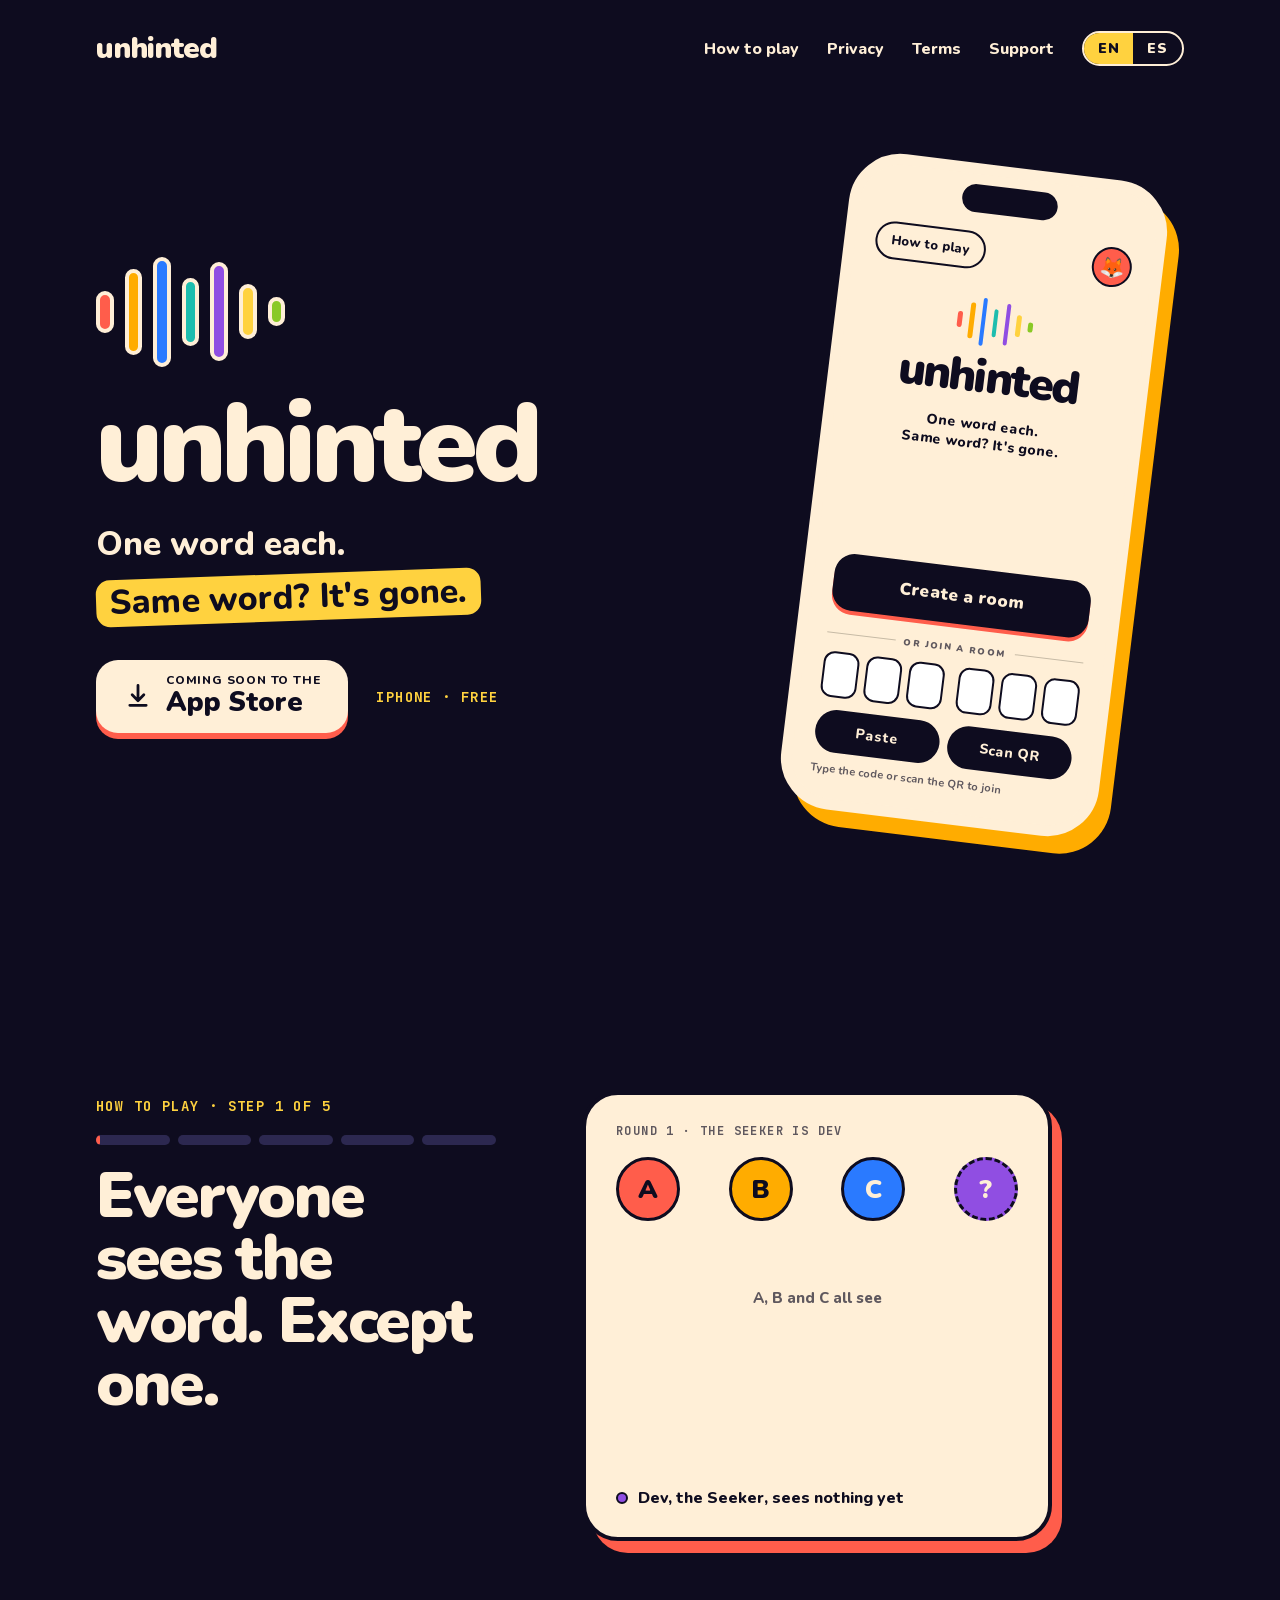
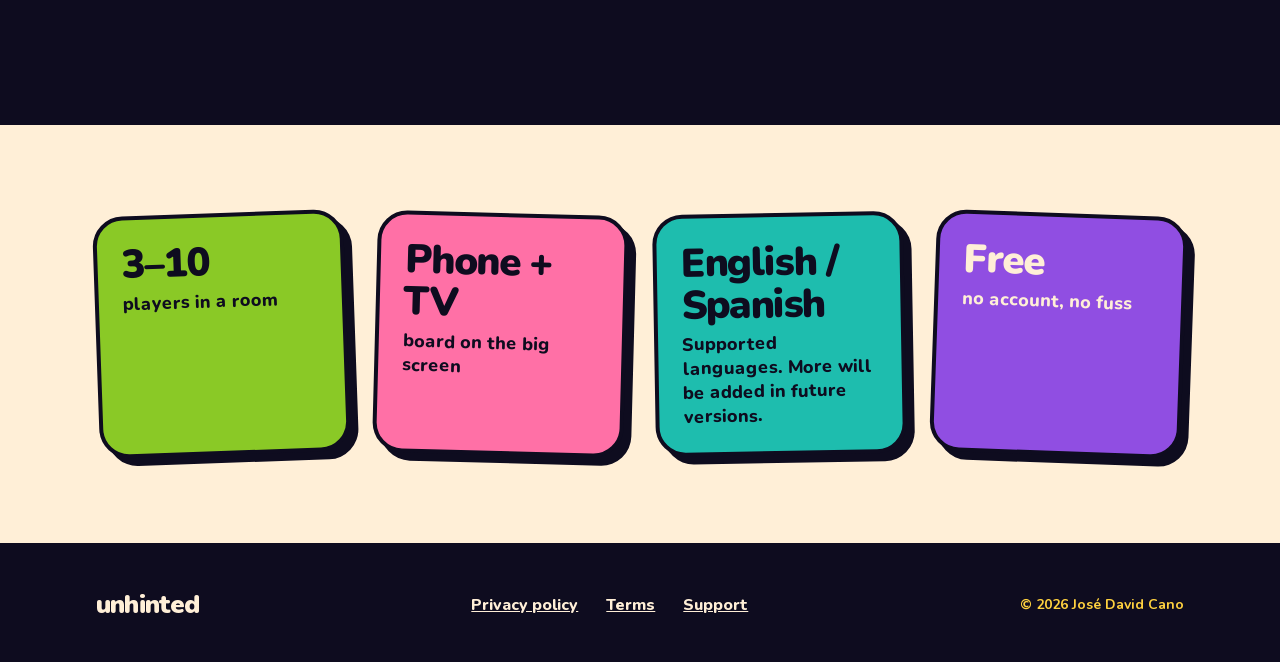
<file: index.html>
<!doctype html>
<html lang="en" class="no-js">
<head>
<meta charset="utf-8">
<title>Unhinted: the party word game</title>
<meta name="viewport" content="width=device-width,initial-scale=1">
<meta name="description" content="Unhinted is a party word game for 3 to 10 players. One word each. Same word? It's gone. Coming soon to the App Store for iPhone, in English and Spanish.">
<meta name="theme-color" content="#0E0C1F">
<script>
/* Language: a choice made with the EN/ES button wins; otherwise the browser's first English or Spanish language. Spanish lives under /es/. */
(function(){var l;try{l=localStorage.getItem('lang')}catch(e){}
if(l!=='es'&&l!=='en'){l='en';var n=navigator.languages||[navigator.language||'en'];for(var i=0;i<n.length;i++){if(/^es/i.test(n[i])){l='es';break}if(/^en/i.test(n[i])){break}}}
if(l==='es')location.replace('/es'+location.pathname+location.search+location.hash)})();
</script>
<link rel="canonical" href="https://unhinted.jdkno.com/">
<link rel="alternate" hreflang="en" href="https://unhinted.jdkno.com/">
<link rel="alternate" hreflang="es" href="https://unhinted.jdkno.com/es/">
<link rel="alternate" hreflang="x-default" href="https://unhinted.jdkno.com/">
<link rel="icon" href="/assets/favicon.svg" type="image/svg+xml">
<link rel="apple-touch-icon" href="/assets/apple-touch-icon.png">
<meta property="og:type" content="website">
<meta property="og:title" content="Unhinted: the party word game">
<meta property="og:description" content="One word each. Same word? It's gone. A party word game for 3 to 10 players, coming soon to the App Store.">
<meta property="og:url" content="https://unhinted.jdkno.com/">
<meta name="twitter:card" content="summary">
<link rel="preload" href="/assets/fonts/Nunito.woff2" as="font" type="font/woff2" crossorigin>
<link rel="stylesheet" href="/assets/site.css">
<script>document.documentElement.className='js'</script>
<script src="/assets/lang.js" defer></script>
</head>
<body>
<a class="skip" href="#how">Skip to how to play</a>

<!-- Hero -->
<header class="hero">
<div class="wrap">
<div class="top">
<a class="brand" href="/">unhinted</a>
<nav class="nav" aria-label="Main">
<a href="#how">How to play</a>
<a href="/privacy/">Privacy</a>
<a href="/terms/">Terms</a>
<a href="/support/">Support</a>
<span class="lang" role="group" aria-label="Language"><a href="/" hreflang="en" data-lang="en" aria-current="true">EN</a><a href="/es/" hreflang="es" data-lang="es">ES</a></span>
</nav>
</div>

<div class="row">
<div class="copy">
<div class="bars" aria-hidden="true"><i></i><i></i><i></i><i></i><i></i><i></i><i></i></div>
<h1>unhinted</h1>
<p class="tag">One word each.<br><mark>Same word? It's gone.</mark></p>
<div class="store-row">
<div class="store" role="img" aria-label="Coming soon to the App Store">
<svg width="28" height="28" viewBox="0 0 24 24" aria-hidden="true" fill="none" stroke="#0E0C1F" stroke-width="2.4" stroke-linecap="round" stroke-linejoin="round"><path d="M12 3v12M7 11l5 5 5-5M5 20h14"/></svg>
<span><small>Coming soon to the</small><b>App Store</b></span>
</div>
<span class="mono">iPhone · Free</span>
</div>
</div>

<div class="phone-col" id="phone-col">
<div class="tilt" id="tilt" aria-hidden="true">
<div class="phone">
<div class="notch"></div>
<div class="toprow"><span class="pill">How to play</span><span class="avatar">🦊</span></div>
<div class="logo">
<div class="bars"><i></i><i></i><i></i><i></i><i></i><i></i><i></i></div>
<b>unhinted</b>
<span>One word each.<br>Same word? It's gone.</span>
</div>
<div class="grow"></div>
<div class="create">Create a room</div>
<div class="or"><i></i><b>OR JOIN A ROOM</b><i></i></div>
<div class="code"><i></i><i></i><i></i><i></i><i></i><i></i></div>
<div class="two"><span>Paste</span><span>Scan QR</span></div>
<div class="hint">Type the code or scan the QR to join</div>
</div>
</div>
</div>
</div>
</div>
</header>

<main id="how">

<!-- The tutorial. Wide screens: the page stops here and scrolling drives it. Phones: it plays when it comes into view. -->
<section class="tutorial" id="tutorial" aria-label="How to play (animated)">
<div class="stage" id="stage">
<div class="wrap inner">

<div class="left">
<span class="mono stepno" id="stepno" aria-hidden="true">How to play · step 1 of 5</span>
<div class="titles" id="titles" aria-hidden="true">
<div id="prevtitle"><h2></h2></div>
<div id="curtitle"><h2></h2></div>
</div>
<div class="message" id="message" aria-hidden="true"><p><span id="msgtyped"></span><span id="msgrest"></span></p></div>
<div class="segs" aria-hidden="true">
<span><i style="background:#FF5D4B"></i></span><span><i style="background:#FFAC00"></i></span><span><i style="background:#2A7AFF"></i></span><span><i style="background:#1EBDAE"></i></span><span><i style="background:#904EE2"></i></span>
</div>
<div class="status">
<button class="back" id="back" type="button" aria-label="Previous step"><svg viewBox="0 0 24 24" width="22" height="22" aria-hidden="true" fill="none" stroke="currentColor" stroke-width="3" stroke-linecap="round" stroke-linejoin="round"><path d="M15 5l-7 7 7 7"/></svg></button>
<button class="show" id="show" type="button">Show me</button>
<button class="pause" id="pause" type="button" aria-pressed="false"><svg viewBox="0 0 24 24" width="18" height="18" aria-hidden="true"><g id="pauseicon"><rect x="6" y="5" width="4" height="14" rx="1.5"/><rect x="14" y="5" width="4" height="14" rx="1.5"/></g><path id="playicon" d="M8 5.5v13l11-6.5z" style="display:none"/></svg><span id="pauselabel">Pause</span></button>
<span class="mono" id="hint" aria-hidden="true">Scroll down to play</span>
<button class="repeat" id="repeat" type="button">Repeat tutorial</button>
</div>
</div>

<div class="cards" id="cards" aria-hidden="true"><div class="cards-in">

<div class="card" id="c1" data-shadow="#FF5D4B">
<span class="label">ROUND 1 · THE SEEKER IS DEV</span>
<div class="avatars"><span style="background:#FF5D4B">A</span><span style="background:#FFAC00">B</span><span style="background:#2A7AFF;color:#FFEFD7">C</span><span style="background:#904EE2;border-style:dashed;color:#FFEFD7">?</span></div>
<div class="grow" style="display:flex;flex-direction:column;align-items:center;justify-content:center;gap:12px">
<span class="sub">A, B and C all see</span>
<span class="bigword" id="c1word">beach</span>
</div>
<div style="display:flex;align-items:center;gap:10px;font-weight:800;font-size:16px"><span style="width:12px;height:12px;border-radius:6px;background:#904EE2;border:2px solid #0E0C1F"></span>Dev, the Seeker, sees nothing yet</div>
</div>

<div class="card" id="c2" data-shadow="#FFAC00">
<span class="label">YOUR TURN · SECRET WORD: BEACH</span>
<span class="sub">Write one word that points to it</span>
<div class="field"><span id="c2typed"></span><u></u></div>
<div class="note">Don't say it out loud. Don't use the word itself or anything too close to it.</div>
<div class="grow"></div>
<div class="btn" id="c2btn" style="background:#FFAC00">Send</div>
<svg class="tap" id="tap2" viewBox="0 0 24 24" fill="#fff" stroke="#0E0C1F" stroke-width="1.3" stroke-linejoin="round" aria-hidden="true"><rect x="7.2" y="2" width="3.6" height="15" rx="1.8"/><rect x="10.8" y="7" width="3.4" height="10" rx="1.7"/><rect x="14.2" y="8" width="3.4" height="9.5" rx="1.7"/><rect x="17.5" y="9.5" width="3.3" height="8.5" rx="1.65"/><rect x="2.6" y="12.6" width="8.6" height="3.6" rx="1.8" transform="rotate(32 6.9 14.4)"/><rect x="6" y="11.5" width="15" height="10.5" rx="4.5"/><rect x="7.6" y="11.9" width="12.4" height="5" fill="#fff" stroke="none"/></svg>
</div>

<div class="card" id="c3" data-shadow="#2A7AFF">
<span class="label">EVERYONE'S WORDS ARE IN</span>
<div class="chips2">
<div><small>A</small><span class="chip" id="c3a" style="background:#FF5D4B">sand</span></div>
<div><small>B</small><span class="chip" style="background:#FFAC00">sun</span></div>
<div><small>C</small><span class="chip" id="c3c" style="background:#2A7AFF;color:#FFEFD7">sand</span></div>
<div><small>E</small><span class="chip" style="background:#1EBDAE">waves</span></div>
</div>
<div class="grow" style="display:flex;align-items:center;justify-content:center"><span class="stamp" id="c3stamp">Same word? It's gone.</span></div>
</div>

<div class="card" id="c4" data-shadow="#1EBDAE">
<div class="body" id="c4body">
<span class="label">DEV, THE SEEKER, SEES ONLY</span>
<div style="display:flex;gap:14px;margin-top:6px"><span class="chip" style="background:#FFAC00;padding:14px 24px">sun</span><span class="chip" style="background:#1EBDAE;padding:14px 24px">waves</span></div>
<span class="sub" style="margin-top:6px">Dev's guess</span>
<div class="field"><span id="c4typed"></span><u></u></div>
<div class="grow"></div>
<div class="btn" id="c4btn" style="background:#1EBDAE;align-self:center">Guess</div>
</div>
<div class="win" id="c4win"><b>Found it!</b><span>The word was beach.</span><div class="confetti" id="confetti"></div></div>
<svg class="tap" id="tap4" viewBox="0 0 24 24" fill="#fff" stroke="#0E0C1F" stroke-width="1.3" stroke-linejoin="round" aria-hidden="true"><rect x="7.2" y="2" width="3.6" height="15" rx="1.8"/><rect x="10.8" y="7" width="3.4" height="10" rx="1.7"/><rect x="14.2" y="8" width="3.4" height="9.5" rx="1.7"/><rect x="17.5" y="9.5" width="3.3" height="8.5" rx="1.65"/><rect x="2.6" y="12.6" width="8.6" height="3.6" rx="1.8" transform="rotate(32 6.9 14.4)"/><rect x="6" y="11.5" width="15" height="10.5" rx="4.5"/><rect x="7.6" y="11.9" width="12.4" height="5" fill="#fff" stroke="none"/></svg>
</div>

<div class="card" id="c5" data-shadow="#904EE2" style="padding:26px 30px;gap:12px">
<span class="label">TEAM RESULT · EVERYONE SCORES</span>
<div class="resbars" id="resbars"><i style="background:#FF5D4B"></i><i style="background:#FFAC00"></i><i style="background:#2A7AFF"></i><i style="background:#1EBDAE"></i><i style="background:#904EE2"></i><i style="background:#FFD23F"></i><i style="background:#8AC926"></i></div>
<div class="rows">
<div id="r1" style="background:#FFAC00"><b>✓</b><span>sun</span><em>scores</em></div>
<div id="r2" style="background:#1EBDAE"><b>✓</b><span>waves</span><em>scores</em></div>
<div id="r3" style="background:#F1E6D6"><b>✕</b><span style="text-decoration:line-through">sand · sand</span><em>canceled: no points</em></div>
</div>
<div class="foot" id="foot">Canceled or misleading words get no points.</div>
</div>
</div>

</div>
</div>
</div>
</section>

<!-- The same tutorial as three blocks: reduced motion, no JavaScript, screen readers -->
<section class="how-static" aria-label="How to play">
<div class="block b1"><div class="wrap"><span class="num" aria-hidden="true">1</span><div class="txt"><h2>Write one word.</h2><p>Everyone except the Seeker sees a secret word. Write one word that points to it. Say it out loud and you ruin it.</p></div></div></div>
<div class="block b2"><div class="wrap"><span class="num" aria-hidden="true">2</span><div class="txt"><h2>Same word? It's gone.</h2><p>Matching words cancel each other out. Only the unique ones stay. So the best clue is the one nobody else thinks of.</p></div></div></div>
<div class="block b3"><div class="wrap"><span class="num" aria-hidden="true">3</span><div class="txt"><h2>The Seeker guesses.</h2><p>What's left is all they get. Find the word and everybody scores. Canceled or misleading words get no points.</p></div></div></div>
</section>

<section class="stickers" aria-label="Facts">
<div class="wrap">
<div class="sticker s1"><b>3–10</b><span>players in a room</span></div>
<div class="sticker s2"><b>Phone + TV</b><span>board on the big screen</span></div>
<div class="sticker s3"><b>English / Spanish</b><span>Supported languages. More will be added in future versions.</span></div>
<div class="sticker s4"><b>Free</b><span>no account, no fuss</span></div>
</div>
</section>
</main>

<footer class="site">
<div class="wrap">
<a class="brand" href="/">unhinted</a>
<nav aria-label="Footer">
<a href="/privacy/">Privacy policy</a>
<a href="/terms/">Terms</a>
<a href="/support/">Support</a>
</nav>
<small>© 2026 José David Cano</small>
</div>
</footer>

<script src="/assets/home.js" defer></script>
</body>
</html>
</file>
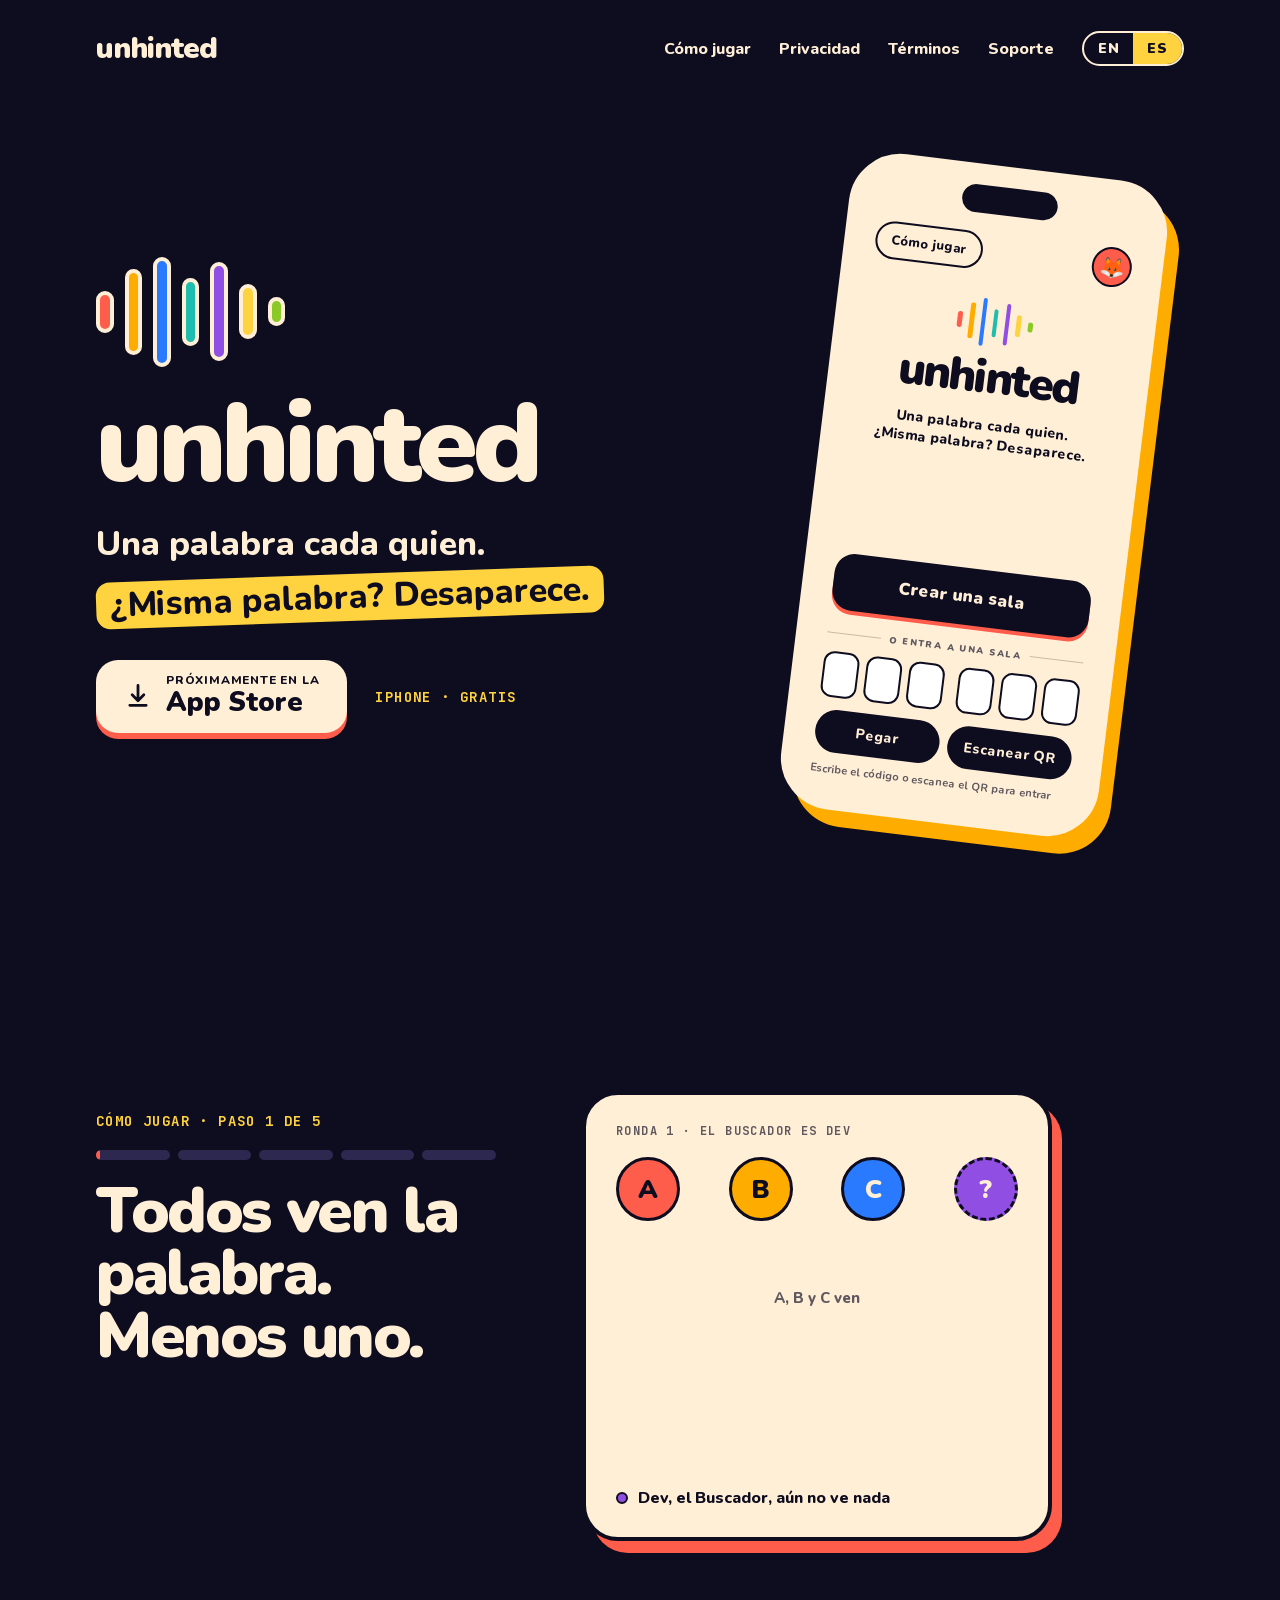
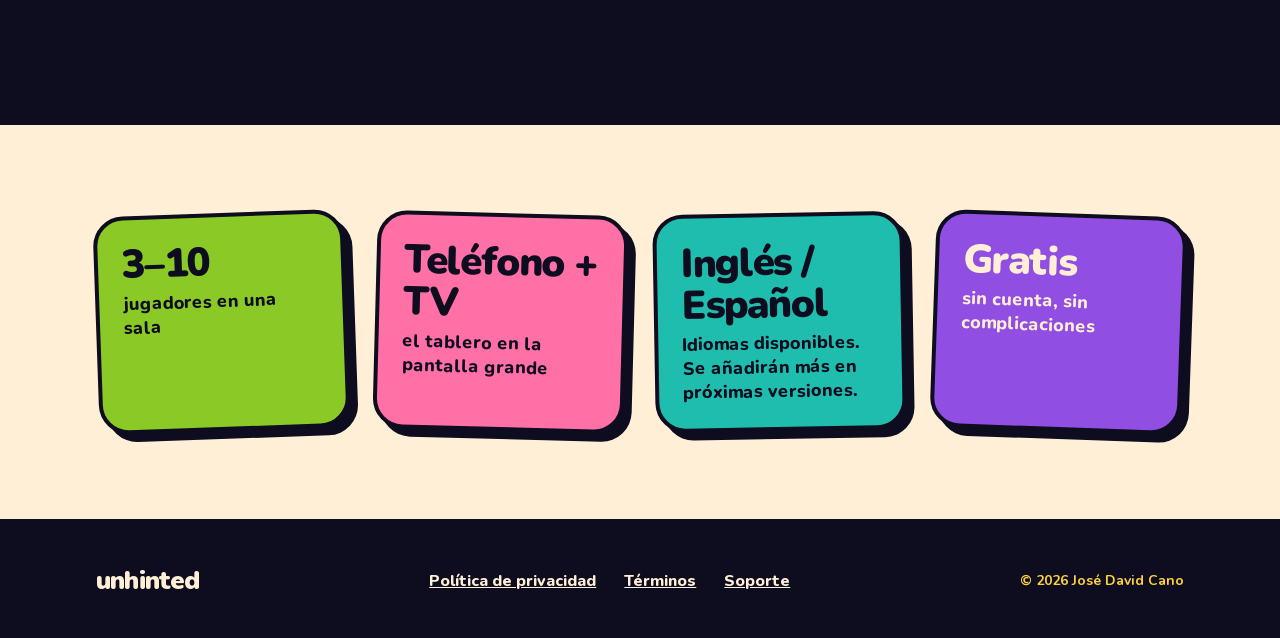
<file: es/index.html>
<!doctype html>
<html lang="es" class="no-js">
<head>
<meta charset="utf-8">
<title>Unhinted: el juego de palabras para fiestas</title>
<meta name="viewport" content="width=device-width,initial-scale=1">
<meta name="description" content="Unhinted es un juego de palabras para fiestas, de 3 a 10 jugadores. Una palabra cada quien. ¿Misma palabra? Desaparece. Próximamente en la App Store para iPhone, en inglés y español.">
<meta name="theme-color" content="#0E0C1F">
<link rel="canonical" href="https://unhinted.jdkno.com/es/">
<link rel="alternate" hreflang="en" href="https://unhinted.jdkno.com/">
<link rel="alternate" hreflang="es" href="https://unhinted.jdkno.com/es/">
<link rel="alternate" hreflang="x-default" href="https://unhinted.jdkno.com/">
<link rel="icon" href="/assets/favicon.svg" type="image/svg+xml">
<link rel="apple-touch-icon" href="/assets/apple-touch-icon.png">
<meta property="og:type" content="website">
<meta property="og:title" content="Unhinted: el juego de palabras para fiestas">
<meta property="og:description" content="Una palabra cada quien. ¿Misma palabra? Desaparece. Un juego de palabras para fiestas de 3 a 10 jugadores, próximamente en la App Store.">
<meta property="og:url" content="https://unhinted.jdkno.com/es/">
<meta name="twitter:card" content="summary">
<link rel="preload" href="/assets/fonts/Nunito.woff2" as="font" type="font/woff2" crossorigin>
<link rel="stylesheet" href="/assets/site.css">
<script>document.documentElement.className='js'</script>
<script src="/assets/lang.js" defer></script>
</head>
<body>
<a class="skip" href="#how">Saltar a cómo jugar</a>

<!-- Hero -->
<header class="hero">
<div class="wrap">
<div class="top">
<a class="brand" href="/es/">unhinted</a>
<nav class="nav" aria-label="Principal">
<a href="#how">Cómo jugar</a>
<a href="/es/privacy/">Privacidad</a>
<a href="/es/terms/">Términos</a>
<a href="/es/support/">Soporte</a>
<span class="lang" role="group" aria-label="Idioma"><a href="/" hreflang="en" data-lang="en">EN</a><a href="/es/" hreflang="es" data-lang="es" aria-current="true">ES</a></span>
</nav>
</div>

<div class="row">
<div class="copy">
<div class="bars" aria-hidden="true"><i></i><i></i><i></i><i></i><i></i><i></i><i></i></div>
<h1>unhinted</h1>
<p class="tag">Una palabra cada quien.<br><mark>¿Misma palabra? Desaparece.</mark></p>
<div class="store-row">
<div class="store" role="img" aria-label="Próximamente en la App Store">
<svg width="28" height="28" viewBox="0 0 24 24" aria-hidden="true" fill="none" stroke="#0E0C1F" stroke-width="2.4" stroke-linecap="round" stroke-linejoin="round"><path d="M12 3v12M7 11l5 5 5-5M5 20h14"/></svg>
<span><small>Próximamente en la</small><b>App Store</b></span>
</div>
<span class="mono">iPhone · Gratis</span>
</div>
</div>

<div class="phone-col" id="phone-col">
<div class="tilt" id="tilt" aria-hidden="true">
<div class="phone">
<div class="notch"></div>
<div class="toprow"><span class="pill">Cómo jugar</span><span class="avatar">🦊</span></div>
<div class="logo">
<div class="bars"><i></i><i></i><i></i><i></i><i></i><i></i><i></i></div>
<b>unhinted</b>
<span>Una palabra cada quien.<br>¿Misma palabra? Desaparece.</span>
</div>
<div class="grow"></div>
<div class="create">Crear una sala</div>
<div class="or"><i></i><b>O ENTRA A UNA SALA</b><i></i></div>
<div class="code"><i></i><i></i><i></i><i></i><i></i><i></i></div>
<div class="two"><span>Pegar</span><span>Escanear QR</span></div>
<div class="hint">Escribe el código o escanea el QR para entrar</div>
</div>
</div>
</div>
</div>
</div>
</header>

<main id="how">

<!-- The tutorial. Wide screens: the page stops here and scrolling drives it. Phones: it plays when it comes into view. -->
<section class="tutorial" id="tutorial" aria-label="Cómo jugar (animado)">
<div class="stage" id="stage">
<div class="wrap inner">

<div class="left">
<span class="mono stepno" id="stepno" aria-hidden="true">Cómo jugar · paso 1 de 5</span>
<div class="titles" id="titles" aria-hidden="true">
<div id="prevtitle"><h2></h2></div>
<div id="curtitle"><h2></h2></div>
</div>
<div class="message" id="message" aria-hidden="true"><p><span id="msgtyped"></span><span id="msgrest"></span></p></div>
<div class="segs" aria-hidden="true">
<span><i style="background:#FF5D4B"></i></span><span><i style="background:#FFAC00"></i></span><span><i style="background:#2A7AFF"></i></span><span><i style="background:#1EBDAE"></i></span><span><i style="background:#904EE2"></i></span>
</div>
<div class="status">
<button class="back" id="back" type="button" aria-label="Paso anterior"><svg viewBox="0 0 24 24" width="22" height="22" aria-hidden="true" fill="none" stroke="currentColor" stroke-width="3" stroke-linecap="round" stroke-linejoin="round"><path d="M15 5l-7 7 7 7"/></svg></button>
<button class="show" id="show" type="button">Muéstrame</button>
<button class="pause" id="pause" type="button" aria-pressed="false"><svg viewBox="0 0 24 24" width="18" height="18" aria-hidden="true"><g id="pauseicon"><rect x="6" y="5" width="4" height="14" rx="1.5"/><rect x="14" y="5" width="4" height="14" rx="1.5"/></g><path id="playicon" d="M8 5.5v13l11-6.5z" style="display:none"/></svg><span id="pauselabel">Pausar</span></button>
<span class="mono" id="hint" aria-hidden="true">Desplaza hacia abajo para jugar</span>
<button class="repeat" id="repeat" type="button">Repetir tutorial</button>
</div>
</div>

<div class="cards" id="cards" aria-hidden="true"><div class="cards-in">

<div class="card" id="c1" data-shadow="#FF5D4B">
<span class="label">RONDA 1 · EL BUSCADOR ES DEV</span>
<div class="avatars"><span style="background:#FF5D4B">A</span><span style="background:#FFAC00">B</span><span style="background:#2A7AFF;color:#FFEFD7">C</span><span style="background:#904EE2;border-style:dashed;color:#FFEFD7">?</span></div>
<div class="grow" style="display:flex;flex-direction:column;align-items:center;justify-content:center;gap:12px">
<span class="sub">A, B y C ven</span>
<span class="bigword" id="c1word">playa</span>
</div>
<div style="display:flex;align-items:center;gap:10px;font-weight:800;font-size:16px"><span style="width:12px;height:12px;border-radius:6px;background:#904EE2;border:2px solid #0E0C1F"></span>Dev, el Buscador, aún no ve nada</div>
</div>

<div class="card" id="c2" data-shadow="#FFAC00">
<span class="label">TU TURNO · PALABRA SECRETA: PLAYA</span>
<span class="sub">Escribe una palabra que apunte a ella</span>
<div class="field"><span id="c2typed"></span><u></u></div>
<div class="note">No la digas en voz alta. No uses la palabra ni nada muy parecido.</div>
<div class="grow"></div>
<div class="btn" id="c2btn" style="background:#FFAC00">Enviar</div>
<svg class="tap" id="tap2" viewBox="0 0 24 24" fill="#fff" stroke="#0E0C1F" stroke-width="1.3" stroke-linejoin="round" aria-hidden="true"><rect x="7.2" y="2" width="3.6" height="15" rx="1.8"/><rect x="10.8" y="7" width="3.4" height="10" rx="1.7"/><rect x="14.2" y="8" width="3.4" height="9.5" rx="1.7"/><rect x="17.5" y="9.5" width="3.3" height="8.5" rx="1.65"/><rect x="2.6" y="12.6" width="8.6" height="3.6" rx="1.8" transform="rotate(32 6.9 14.4)"/><rect x="6" y="11.5" width="15" height="10.5" rx="4.5"/><rect x="7.6" y="11.9" width="12.4" height="5" fill="#fff" stroke="none"/></svg>
</div>

<div class="card" id="c3" data-shadow="#2A7AFF">
<span class="label">YA ESTÁN TODAS LAS PALABRAS</span>
<div class="chips2">
<div><small>A</small><span class="chip" id="c3a" style="background:#FF5D4B">arena</span></div>
<div><small>B</small><span class="chip" style="background:#FFAC00">sol</span></div>
<div><small>C</small><span class="chip" id="c3c" style="background:#2A7AFF;color:#FFEFD7">arena</span></div>
<div><small>E</small><span class="chip" style="background:#1EBDAE">olas</span></div>
</div>
<div class="grow" style="display:flex;align-items:center;justify-content:center"><span class="stamp" id="c3stamp">¿Misma palabra? Desaparece.</span></div>
</div>

<div class="card" id="c4" data-shadow="#1EBDAE">
<div class="body" id="c4body">
<span class="label">DEV, EL BUSCADOR, SOLO VE</span>
<div style="display:flex;gap:14px;margin-top:6px"><span class="chip" style="background:#FFAC00;padding:14px 24px">sol</span><span class="chip" style="background:#1EBDAE;padding:14px 24px">olas</span></div>
<span class="sub" style="margin-top:6px">Intento de Dev</span>
<div class="field"><span id="c4typed"></span><u></u></div>
<div class="grow"></div>
<div class="btn" id="c4btn" style="background:#1EBDAE;align-self:center">Adivinar</div>
</div>
<div class="win" id="c4win"><b>¡Lo encontró!</b><span>La palabra era playa.</span><div class="confetti" id="confetti"></div></div>
<svg class="tap" id="tap4" viewBox="0 0 24 24" fill="#fff" stroke="#0E0C1F" stroke-width="1.3" stroke-linejoin="round" aria-hidden="true"><rect x="7.2" y="2" width="3.6" height="15" rx="1.8"/><rect x="10.8" y="7" width="3.4" height="10" rx="1.7"/><rect x="14.2" y="8" width="3.4" height="9.5" rx="1.7"/><rect x="17.5" y="9.5" width="3.3" height="8.5" rx="1.65"/><rect x="2.6" y="12.6" width="8.6" height="3.6" rx="1.8" transform="rotate(32 6.9 14.4)"/><rect x="6" y="11.5" width="15" height="10.5" rx="4.5"/><rect x="7.6" y="11.9" width="12.4" height="5" fill="#fff" stroke="none"/></svg>
</div>

<div class="card" id="c5" data-shadow="#904EE2" style="padding:26px 30px;gap:12px">
<span class="label">RESULTADO DEL EQUIPO · TODOS SUMAN</span>
<div class="resbars" id="resbars"><i style="background:#FF5D4B"></i><i style="background:#FFAC00"></i><i style="background:#2A7AFF"></i><i style="background:#1EBDAE"></i><i style="background:#904EE2"></i><i style="background:#FFD23F"></i><i style="background:#8AC926"></i></div>
<div class="rows">
<div id="r1" style="background:#FFAC00"><b>✓</b><span>sol</span><em>suma</em></div>
<div id="r2" style="background:#1EBDAE"><b>✓</b><span>olas</span><em>suma</em></div>
<div id="r3" style="background:#F1E6D6"><b>✕</b><span style="text-decoration:line-through">arena · arena</span><em>cancelada: sin puntos</em></div>
</div>
<div class="foot" id="foot">Las palabras canceladas o engañosas no dan puntos.</div>
</div>
</div>

</div>
</div>
</div>
</section>

<!-- The same tutorial as three blocks: reduced motion, no JavaScript, screen readers -->
<section class="how-static" aria-label="Cómo jugar">
<div class="block b1"><div class="wrap"><span class="num" aria-hidden="true">1</span><div class="txt"><h2>Escribe una palabra.</h2><p>Todos menos el Buscador ven una palabra secreta. Escribe una palabra que apunte a ella. Si la dices en voz alta, lo arruinas.</p></div></div></div>
<div class="block b2"><div class="wrap"><span class="num" aria-hidden="true">2</span><div class="txt"><h2>¿Misma palabra? Desaparece.</h2><p>Las palabras que coinciden se cancelan entre sí. Solo quedan las únicas. Así que la mejor pista es la que a nadie más se le ocurre.</p></div></div></div>
<div class="block b3"><div class="wrap"><span class="num" aria-hidden="true">3</span><div class="txt"><h2>El Buscador adivina.</h2><p>Lo que queda es todo lo que recibe. Si encuentran la palabra, todos suman. Las palabras canceladas o engañosas no dan puntos.</p></div></div></div>
</section>

<section class="stickers" aria-label="Datos">
<div class="wrap">
<div class="sticker s1"><b>3–10</b><span>jugadores en una sala</span></div>
<div class="sticker s2"><b>Teléfono + TV</b><span>el tablero en la pantalla grande</span></div>
<div class="sticker s3"><b>Inglés / Español</b><span>Idiomas disponibles. Se añadirán más en próximas versiones.</span></div>
<div class="sticker s4"><b>Gratis</b><span>sin cuenta, sin complicaciones</span></div>
</div>
</section>
</main>

<footer class="site">
<div class="wrap">
<a class="brand" href="/es/">unhinted</a>
<nav aria-label="Pie de página">
<a href="/es/privacy/">Política de privacidad</a>
<a href="/es/terms/">Términos</a>
<a href="/es/support/">Soporte</a>
</nav>
<small>© 2026 José David Cano</small>
</div>
</footer>

<script src="/assets/home.js" defer></script>
</body>
</html>
</file>
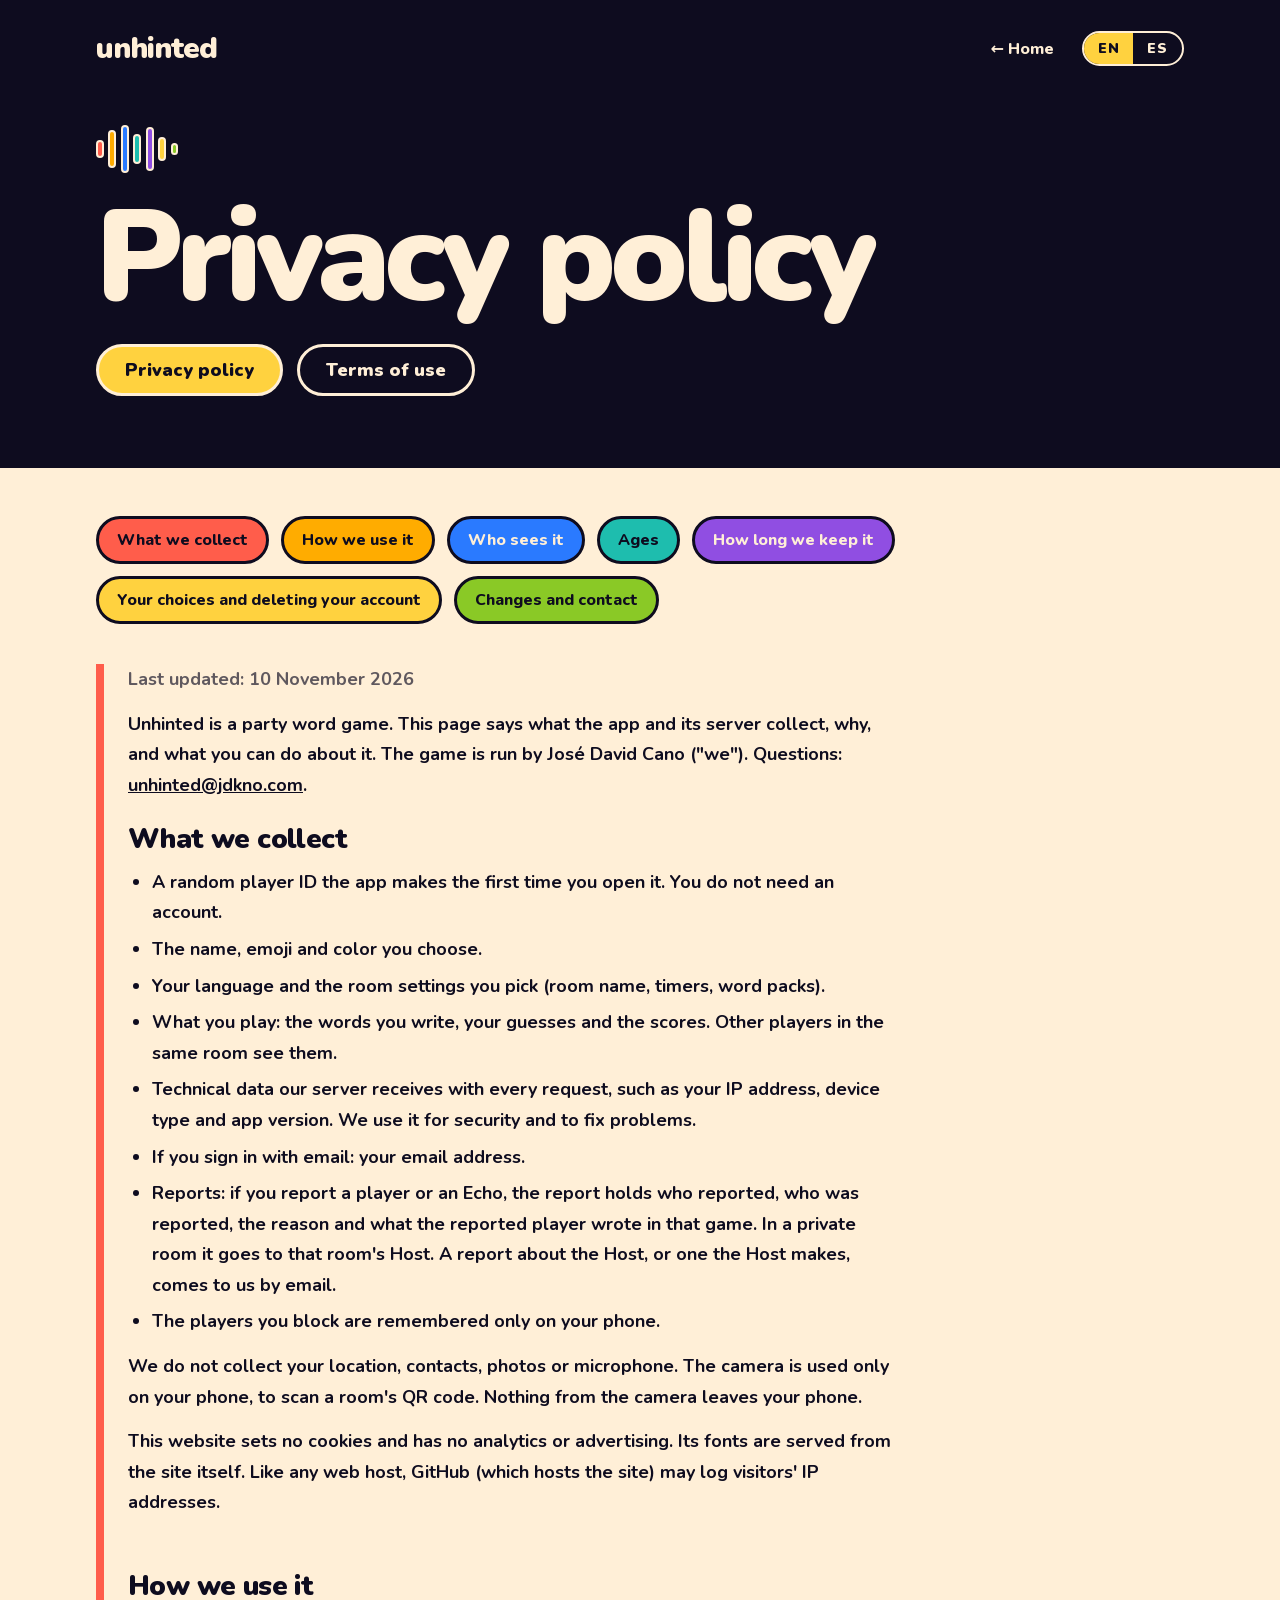
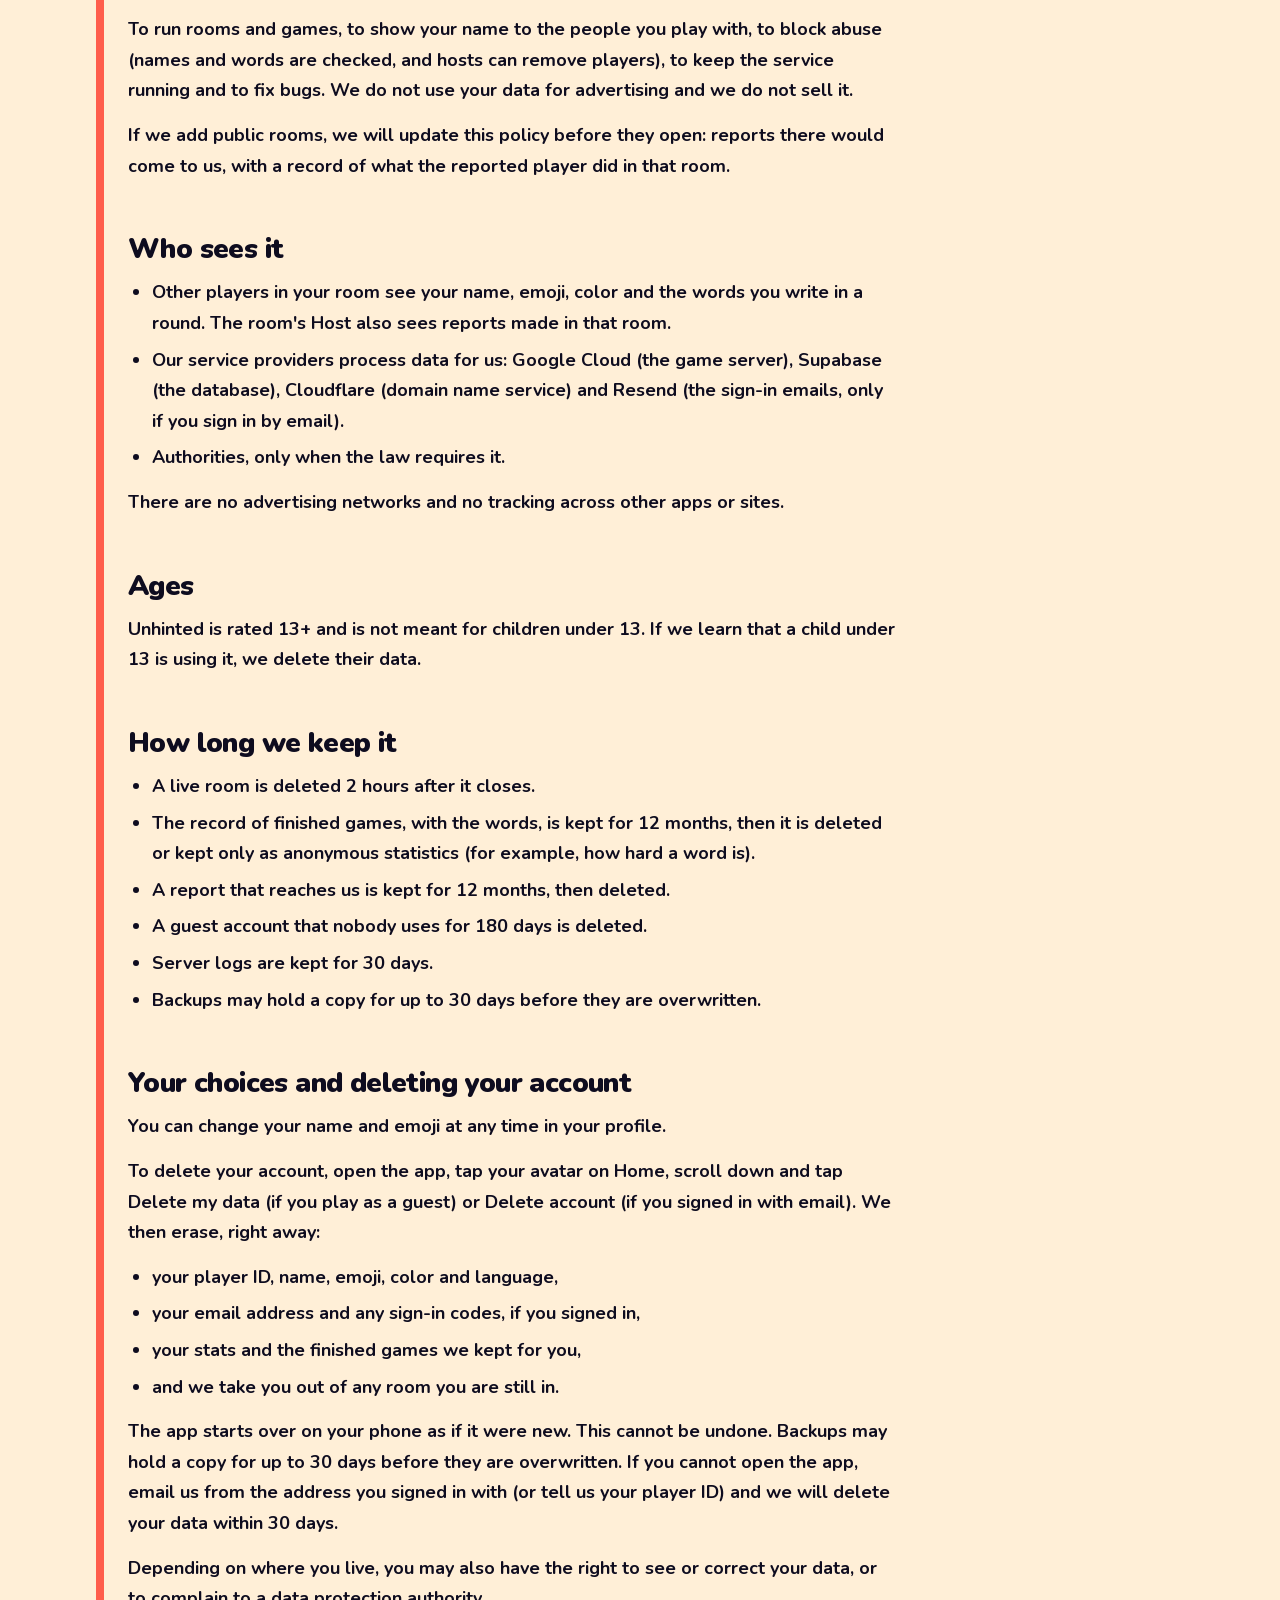
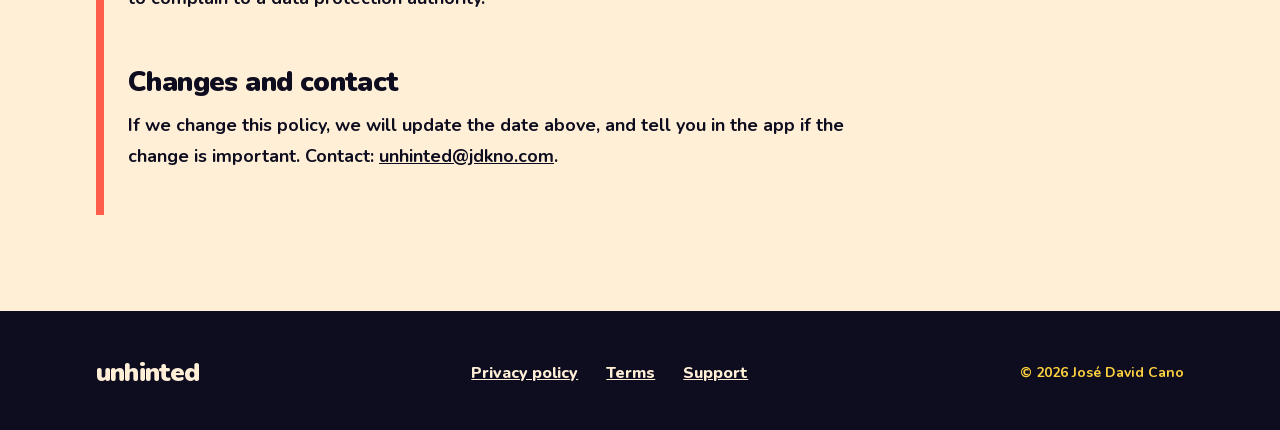
<file: privacy/index.html>
<!doctype html>
<html lang="en">
<head>
<meta charset="utf-8">
<title>Privacy policy · Unhinted</title>
<meta name="viewport" content="width=device-width,initial-scale=1">
<meta name="description" content="What the Unhinted app and its server collect, why, who sees it, and how to delete your account.">
<meta name="theme-color" content="#0E0C1F">
<script>
/* Language: a choice made with the EN/ES button wins; otherwise the browser's first English or Spanish language. Spanish lives under /es/. */
(function(){var l;try{l=localStorage.getItem('lang')}catch(e){}
if(l!=='es'&&l!=='en'){l='en';var n=navigator.languages||[navigator.language||'en'];for(var i=0;i<n.length;i++){if(/^es/i.test(n[i])){l='es';break}if(/^en/i.test(n[i])){break}}}
if(l==='es')location.replace('/es'+location.pathname+location.search+location.hash)})();
</script>
<link rel="canonical" href="https://unhinted.jdkno.com/privacy/">
<link rel="alternate" hreflang="en" href="https://unhinted.jdkno.com/privacy/">
<link rel="alternate" hreflang="es" href="https://unhinted.jdkno.com/es/privacy/">
<link rel="alternate" hreflang="x-default" href="https://unhinted.jdkno.com/privacy/">
<link rel="icon" href="/assets/favicon.svg" type="image/svg+xml">
<link rel="apple-touch-icon" href="/assets/apple-touch-icon.png">
<link rel="preload" href="/assets/fonts/Nunito.woff2" as="font" type="font/woff2" crossorigin>
<link rel="stylesheet" href="/assets/site.css">
<script src="/assets/lang.js" defer></script>
</head>
<body>
<a class="skip" href="#content">Skip to the text</a>

<header class="doc-head">
<div class="wrap">
<div class="top">
<a class="brand" href="/">unhinted</a>
<nav class="nav" aria-label="Main"><a href="/">← Home</a><span class="lang" role="group" aria-label="Language"><a href="/privacy/" hreflang="en" data-lang="en" aria-current="true">EN</a><a href="/es/privacy/" hreflang="es" data-lang="es">ES</a></span></nav>
</div>
<div class="stack">
<div class="bars" aria-hidden="true"><i></i><i></i><i></i><i></i><i></i><i></i><i></i></div>
<h1>Privacy policy</h1>
<nav class="tabs" aria-label="Legal pages">
<a href="/privacy/" aria-current="page">Privacy policy</a>
<a href="/terms/">Terms of use</a>
</nav>
</div>
</div>
</header>

<main class="doc" id="content">
<div class="wrap">
<nav class="toc" aria-label="On this page">
<a href="#collect" style="background:#FF5D4B">What we collect</a>
<a href="#use" style="background:#FFAC00">How we use it</a>
<a href="#share" style="background:#2A7AFF;color:#FFEFD7">Who sees it</a>
<a href="#ages" style="background:#1EBDAE">Ages</a>
<a href="#keep" style="background:#904EE2;color:#FFEFD7">How long we keep it</a>
<a href="#choices" style="background:#FFD23F">Your choices and deleting your account</a>
<a href="#contact" style="background:#8AC926">Changes and contact</a>
</nav>

<article class="prose">
<p class="date">Last updated: 10 November 2026</p>
<p>Unhinted is a party word game. This page says what the app and its server collect, why, and what you can do about it. The game is run by José David Cano ("we"). Questions: <a href="mailto:unhinted@jdkno.com">unhinted@jdkno.com</a>.</p>

<section id="collect">
<h2>What we collect</h2>
<ul>
<li>A random <b>player ID</b> the app makes the first time you open it. You do not need an account.</li>
<li>The <b>name, emoji and color</b> you choose.</li>
<li>Your <b>language</b> and the <b>room settings</b> you pick (room name, timers, word packs).</li>
<li><b>What you play</b>: the words you write, your guesses and the scores. Other players in the same room see them.</li>
<li><b>Technical data</b> our server receives with every request, such as your IP address, device type and app version. We use it for security and to fix problems.</li>
<li>If you sign in with email: your <b>email address</b>.</li>
<li><b>Reports</b>: if you report a player or an Echo, the report holds who reported, who was reported, the reason and what the reported player wrote in that game. In a private room it goes to that room's Host. A report about the Host, or one the Host makes, comes to us by email.</li>
<li>The players you <b>block</b> are remembered only on your phone.</li>
</ul>
<p>We do not collect your location, contacts, photos or microphone. The camera is used only on your phone, to scan a room's QR code. Nothing from the camera leaves your phone.</p>
<p>This website sets no cookies and has no analytics or advertising. Its fonts are served from the site itself. Like any web host, GitHub (which hosts the site) may log visitors' IP addresses.</p>
</section>

<section id="use">
<h2>How we use it</h2>
<p>To run rooms and games, to show your name to the people you play with, to block abuse (names and words are checked, and hosts can remove players), to keep the service running and to fix bugs. We do not use your data for advertising and we do not sell it.</p>
<p>If we add public rooms, we will update this policy before they open: reports there would come to us, with a record of what the reported player did in that room.</p>
</section>

<section id="share">
<h2>Who sees it</h2>
<ul>
<li><b>Other players in your room</b> see your name, emoji, color and the words you write in a round. The room's <b>Host</b> also sees reports made in that room.</li>
<li><b>Our service providers</b> process data for us: Google Cloud (the game server), Supabase (the database), Cloudflare (domain name service) and Resend (the sign-in emails, only if you sign in by email).</li>
<li><b>Authorities</b>, only when the law requires it.</li>
</ul>
<p>There are no advertising networks and no tracking across other apps or sites.</p>
</section>

<section id="ages">
<h2>Ages</h2>
<p>Unhinted is rated 13+ and is not meant for children under 13. If we learn that a child under 13 is using it, we delete their data.</p>
</section>

<section id="keep">
<h2>How long we keep it</h2>
<ul>
<li>A live room is deleted 2 hours after it closes.</li>
<li>The record of finished games, with the words, is kept for 12 months, then it is deleted or kept only as anonymous statistics (for example, how hard a word is).</li>
<li>A report that reaches us is kept for 12 months, then deleted.</li>
<li>A guest account that nobody uses for 180 days is deleted.</li>
<li>Server logs are kept for 30 days.</li>
<li>Backups may hold a copy for up to 30 days before they are overwritten.</li>
</ul>
</section>

<section id="choices">
<h2>Your choices and deleting your account</h2>
<p>You can change your name and emoji at any time in your profile.</p>
<p><b>To delete your account</b>, open the app, tap your avatar on Home, scroll down and tap <b>Delete my data</b> (if you play as a guest) or <b>Delete account</b> (if you signed in with email). We then erase, right away:</p>
<ul>
<li>your player ID, name, emoji, color and language,</li>
<li>your email address and any sign-in codes, if you signed in,</li>
<li>your stats and the finished games we kept for you,</li>
<li>and we take you out of any room you are still in.</li>
</ul>
<p>The app starts over on your phone as if it were new. This cannot be undone. Backups may hold a copy for up to 30 days before they are overwritten. If you cannot open the app, email us from the address you signed in with (or tell us your player ID) and we will delete your data within 30 days.</p>
<p>Depending on where you live, you may also have the right to see or correct your data, or to complain to a data protection authority.</p>
</section>

<section id="contact">
<h2>Changes and contact</h2>
<p>If we change this policy, we will update the date above, and tell you in the app if the change is important. Contact: <a href="mailto:unhinted@jdkno.com">unhinted@jdkno.com</a>.</p>
</section>
</article>
</div>
</main>

<footer class="site">
<div class="wrap">
<a class="brand" href="/">unhinted</a>
<nav aria-label="Footer">
<a href="/privacy/">Privacy policy</a>
<a href="/terms/">Terms</a>
<a href="/support/">Support</a>
</nav>
<small>© 2026 José David Cano</small>
</div>
</footer>
</body>
</html>
</file>
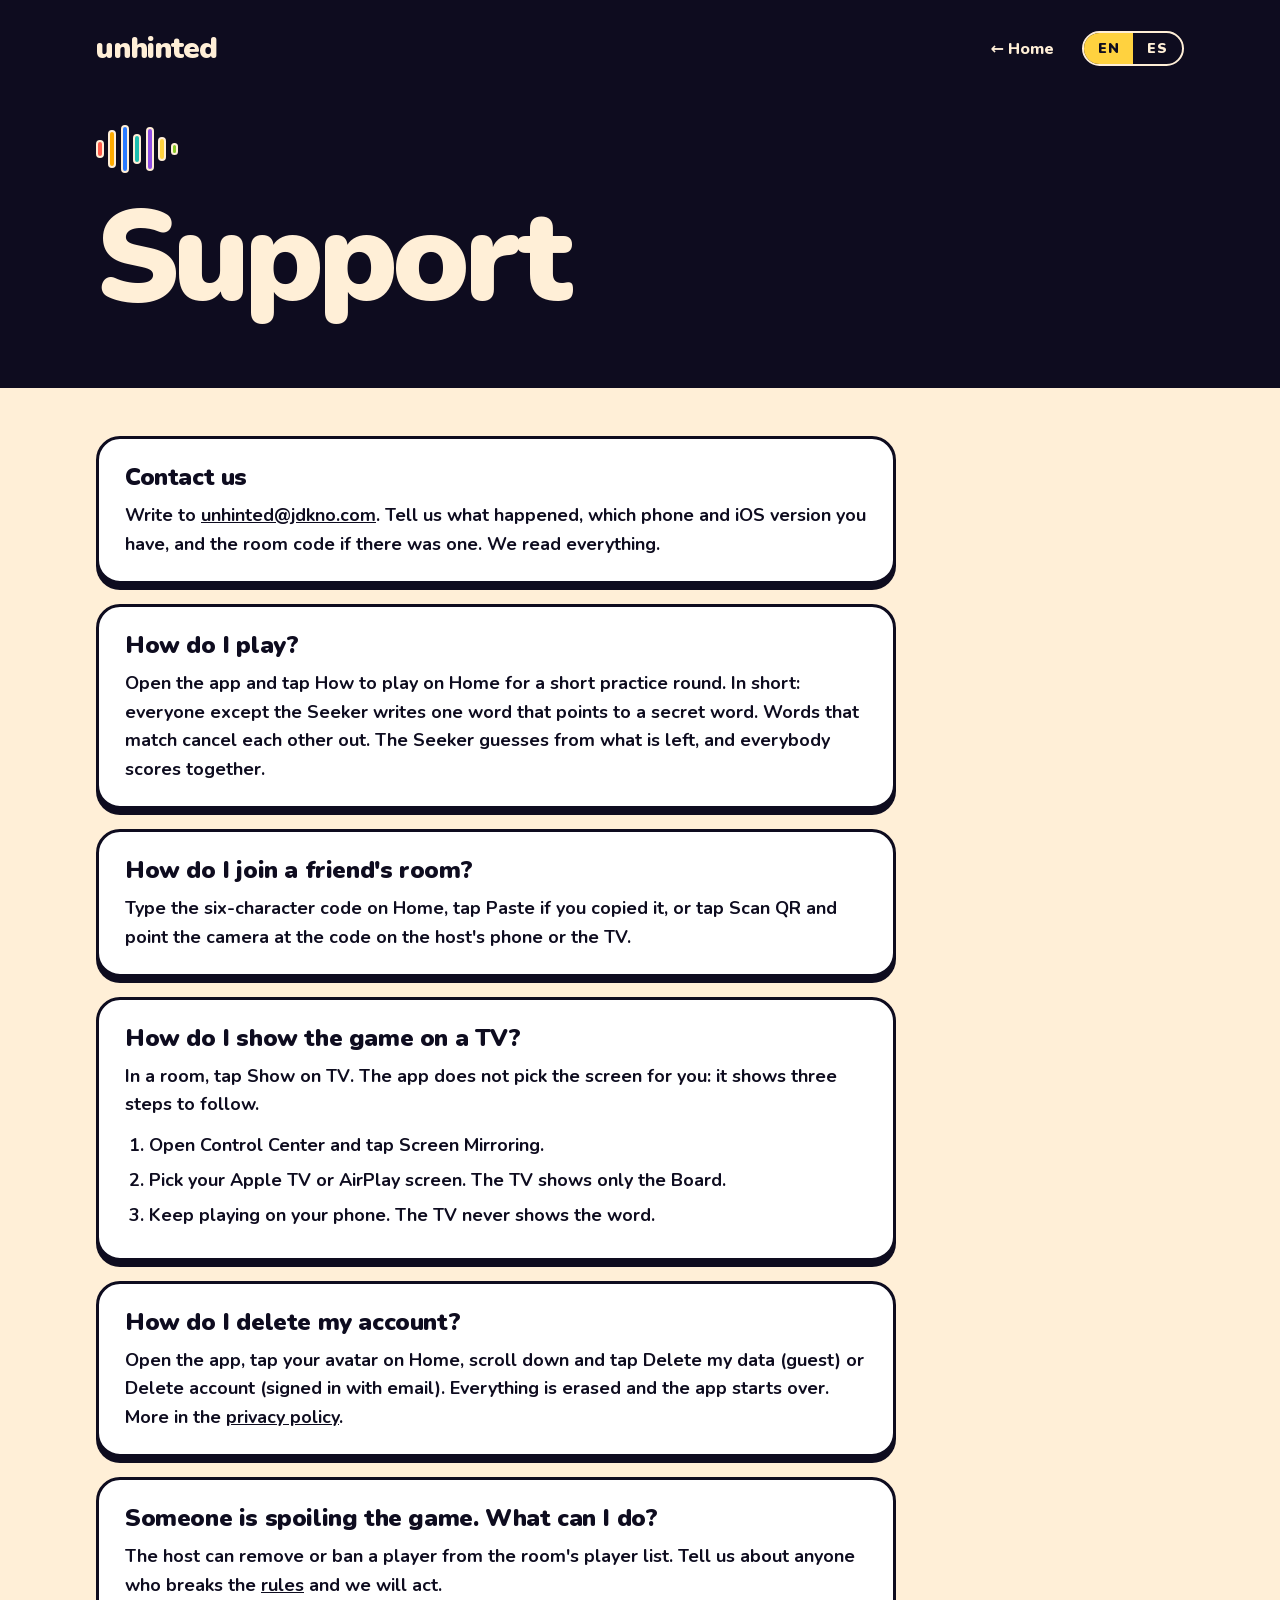
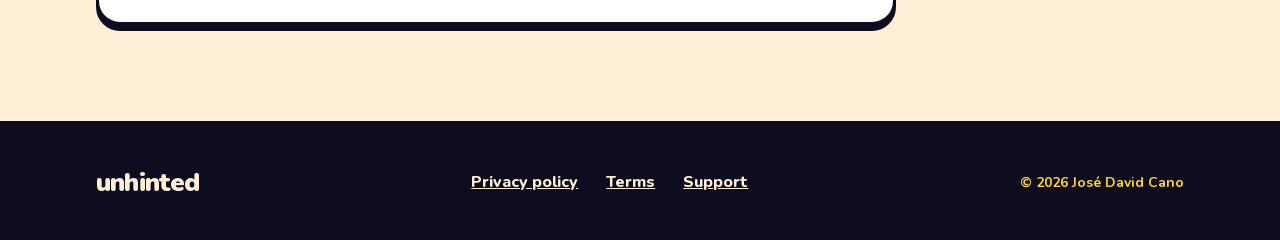
<file: support/index.html>
<!doctype html>
<html lang="en">
<head>
<meta charset="utf-8">
<title>Support · Unhinted</title>
<meta name="viewport" content="width=device-width,initial-scale=1">
<meta name="description" content="Help with Unhinted: how to play, joining a room, deleting your account, and how to reach us.">
<meta name="theme-color" content="#0E0C1F">
<script>
/* Language: a choice made with the EN/ES button wins; otherwise the browser's first English or Spanish language. Spanish lives under /es/. */
(function(){var l;try{l=localStorage.getItem('lang')}catch(e){}
if(l!=='es'&&l!=='en'){l='en';var n=navigator.languages||[navigator.language||'en'];for(var i=0;i<n.length;i++){if(/^es/i.test(n[i])){l='es';break}if(/^en/i.test(n[i])){break}}}
if(l==='es')location.replace('/es'+location.pathname+location.search+location.hash)})();
</script>
<link rel="canonical" href="https://unhinted.jdkno.com/support/">
<link rel="alternate" hreflang="en" href="https://unhinted.jdkno.com/support/">
<link rel="alternate" hreflang="es" href="https://unhinted.jdkno.com/es/support/">
<link rel="alternate" hreflang="x-default" href="https://unhinted.jdkno.com/support/">
<link rel="icon" href="/assets/favicon.svg" type="image/svg+xml">
<link rel="apple-touch-icon" href="/assets/apple-touch-icon.png">
<link rel="preload" href="/assets/fonts/Nunito.woff2" as="font" type="font/woff2" crossorigin>
<link rel="stylesheet" href="/assets/site.css">
<script src="/assets/lang.js" defer></script>
</head>
<body>
<a class="skip" href="#content">Skip to the text</a>

<header class="doc-head">
<div class="wrap">
<div class="top">
<a class="brand" href="/">unhinted</a>
<nav class="nav" aria-label="Main"><a href="/">← Home</a><span class="lang" role="group" aria-label="Language"><a href="/support/" hreflang="en" data-lang="en" aria-current="true">EN</a><a href="/es/support/" hreflang="es" data-lang="es">ES</a></span></nav>
</div>
<div class="stack">
<div class="bars" aria-hidden="true"><i></i><i></i><i></i><i></i><i></i><i></i><i></i></div>
<h1>Support</h1>
</div>
</div>
</header>

<main class="doc" id="content">
<div class="wrap">
<div class="faq">
<div>
<h2>Contact us</h2>
<p>Write to <a href="mailto:unhinted@jdkno.com">unhinted@jdkno.com</a>. Tell us what happened, which phone and iOS version you have, and the room code if there was one. We read everything.</p>
</div>
<div>
<h2>How do I play?</h2>
<p>Open the app and tap <b>How to play</b> on Home for a short practice round. In short: everyone except the Seeker writes one word that points to a secret word. Words that match cancel each other out. The Seeker guesses from what is left, and everybody scores together.</p>
</div>
<div>
<h2>How do I join a friend's room?</h2>
<p>Type the six-character code on Home, tap <b>Paste</b> if you copied it, or tap <b>Scan QR</b> and point the camera at the code on the host's phone or the TV.</p>
</div>
<div>
<h2>How do I show the game on a TV?</h2>
<p>In a room, tap <b>Show on TV</b>. The app does not pick the screen for you: it shows three steps to follow.</p>
<ol>
<li>Open <b>Control Center</b> and tap <b>Screen Mirroring</b>.</li>
<li>Pick your Apple TV or AirPlay screen. The TV shows only the Board.</li>
<li>Keep playing on your phone. The TV never shows the word.</li>
</ol>
</div>
<div>
<h2>How do I delete my account?</h2>
<p>Open the app, tap your avatar on Home, scroll down and tap <b>Delete my data</b> (guest) or <b>Delete account</b> (signed in with email). Everything is erased and the app starts over. More in the <a href="/privacy/#choices">privacy policy</a>.</p>
</div>
<div>
<h2>Someone is spoiling the game. What can I do?</h2>
<p>The host can remove or ban a player from the room's player list. Tell us about anyone who breaks the <a href="/terms/#rules">rules</a> and we will act.</p>
</div>
</div>
</div>
</main>

<footer class="site">
<div class="wrap">
<a class="brand" href="/">unhinted</a>
<nav aria-label="Footer">
<a href="/privacy/">Privacy policy</a>
<a href="/terms/">Terms</a>
<a href="/support/">Support</a>
</nav>
<small>© 2026 José David Cano</small>
</div>
</footer>
</body>
</html>
</file>
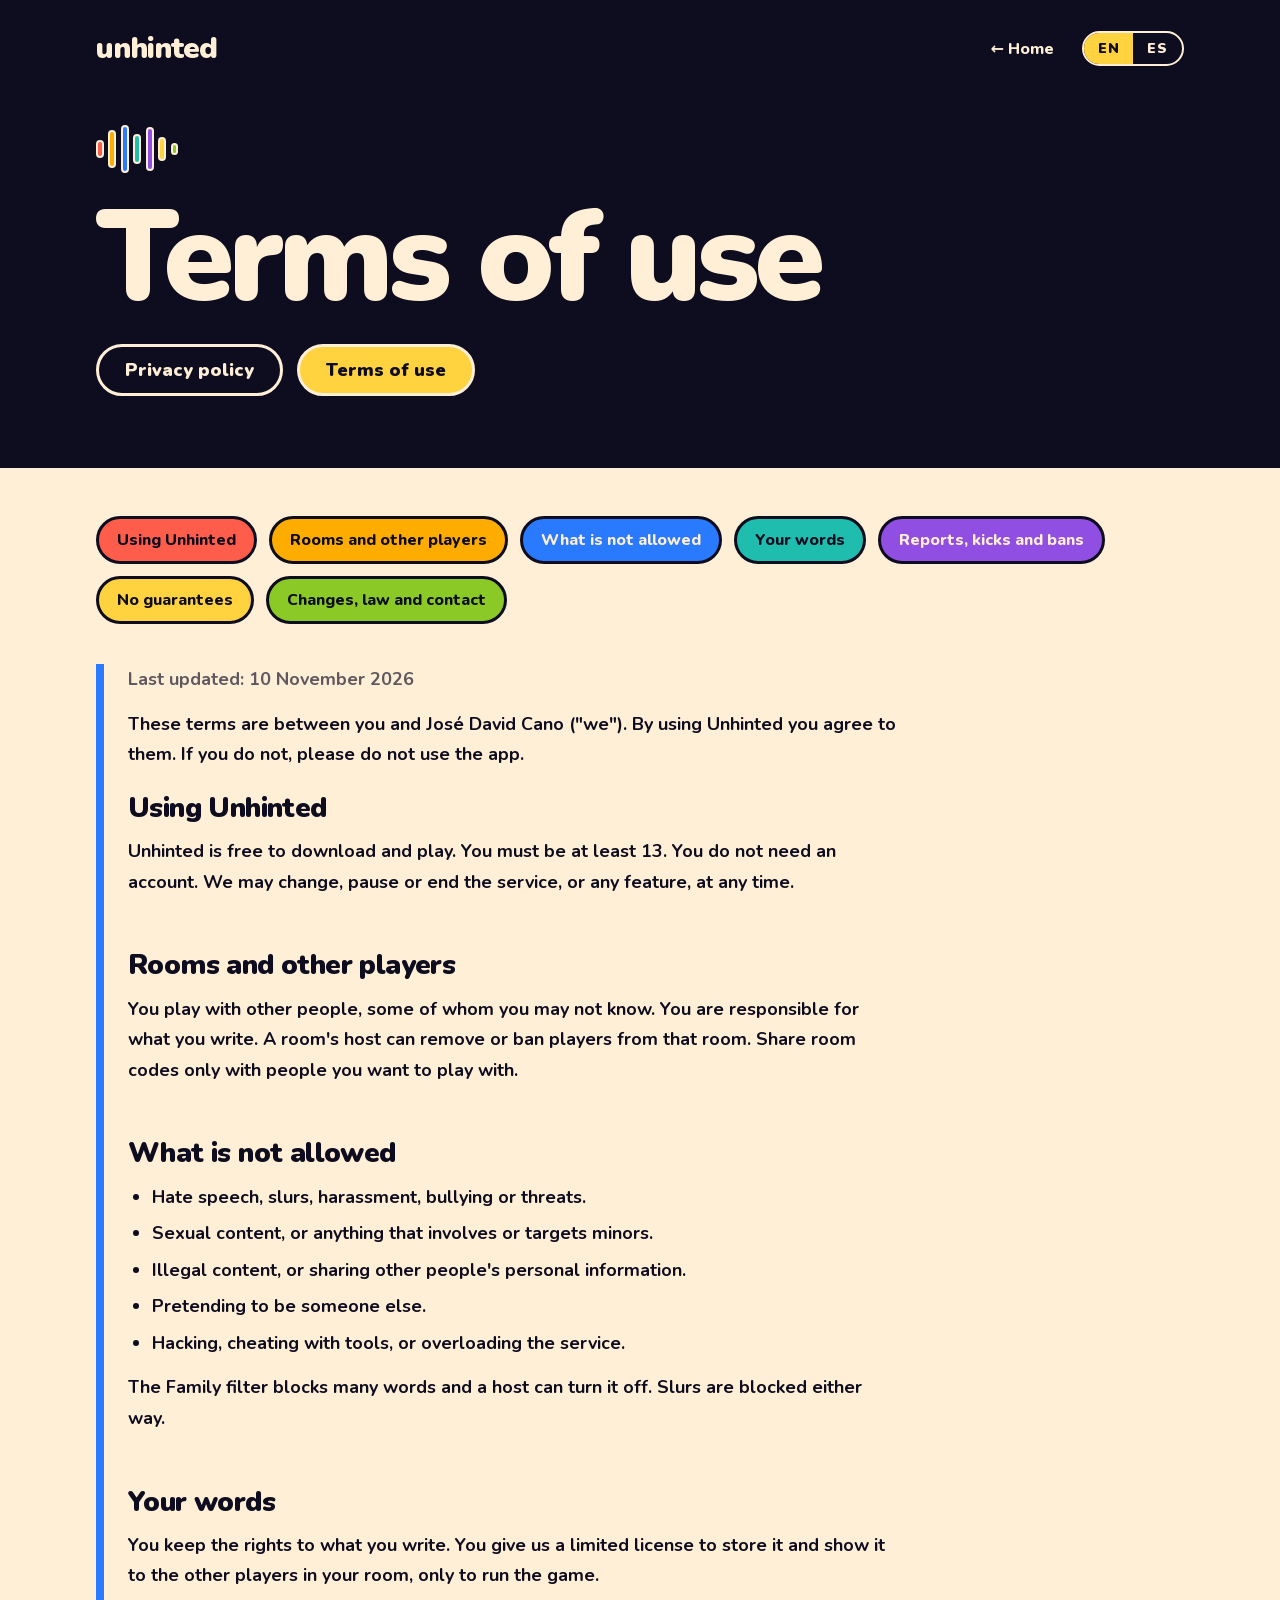
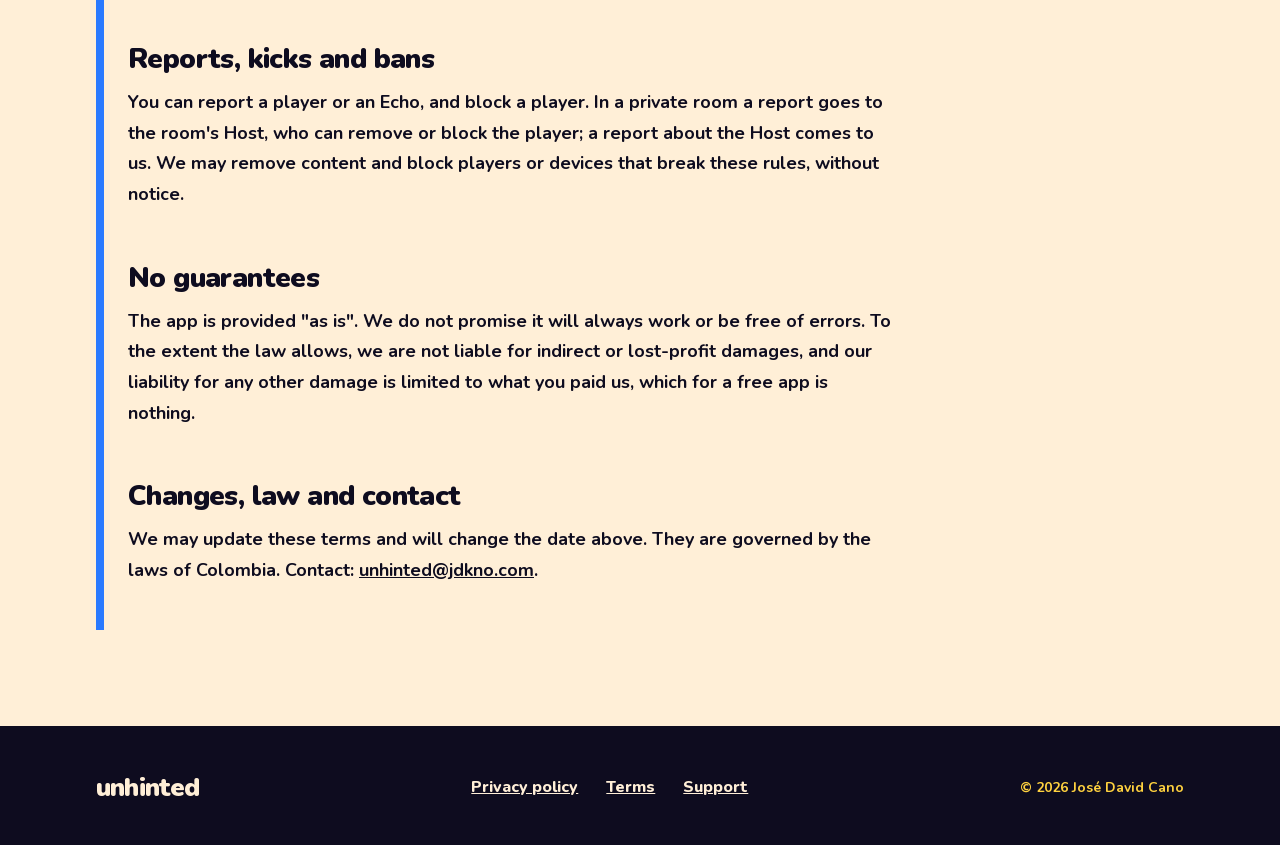
<file: terms/index.html>
<!doctype html>
<html lang="en">
<head>
<meta charset="utf-8">
<title>Terms of use · Unhinted</title>
<meta name="viewport" content="width=device-width,initial-scale=1">
<meta name="description" content="The rules for using Unhinted: rooms, other players, what is not allowed, and your words.">
<meta name="theme-color" content="#0E0C1F">
<script>
/* Language: a choice made with the EN/ES button wins; otherwise the browser's first English or Spanish language. Spanish lives under /es/. */
(function(){var l;try{l=localStorage.getItem('lang')}catch(e){}
if(l!=='es'&&l!=='en'){l='en';var n=navigator.languages||[navigator.language||'en'];for(var i=0;i<n.length;i++){if(/^es/i.test(n[i])){l='es';break}if(/^en/i.test(n[i])){break}}}
if(l==='es')location.replace('/es'+location.pathname+location.search+location.hash)})();
</script>
<link rel="canonical" href="https://unhinted.jdkno.com/terms/">
<link rel="alternate" hreflang="en" href="https://unhinted.jdkno.com/terms/">
<link rel="alternate" hreflang="es" href="https://unhinted.jdkno.com/es/terms/">
<link rel="alternate" hreflang="x-default" href="https://unhinted.jdkno.com/terms/">
<link rel="icon" href="/assets/favicon.svg" type="image/svg+xml">
<link rel="apple-touch-icon" href="/assets/apple-touch-icon.png">
<link rel="preload" href="/assets/fonts/Nunito.woff2" as="font" type="font/woff2" crossorigin>
<link rel="stylesheet" href="/assets/site.css">
<script src="/assets/lang.js" defer></script>
</head>
<body class="terms">
<a class="skip" href="#content">Skip to the text</a>

<header class="doc-head">
<div class="wrap">
<div class="top">
<a class="brand" href="/">unhinted</a>
<nav class="nav" aria-label="Main"><a href="/">← Home</a><span class="lang" role="group" aria-label="Language"><a href="/terms/" hreflang="en" data-lang="en" aria-current="true">EN</a><a href="/es/terms/" hreflang="es" data-lang="es">ES</a></span></nav>
</div>
<div class="stack">
<div class="bars" aria-hidden="true"><i></i><i></i><i></i><i></i><i></i><i></i><i></i></div>
<h1>Terms of use</h1>
<nav class="tabs" aria-label="Legal pages">
<a href="/privacy/">Privacy policy</a>
<a href="/terms/" aria-current="page">Terms of use</a>
</nav>
</div>
</div>
</header>

<main class="doc terms" id="content">
<div class="wrap">
<nav class="toc" aria-label="On this page">
<a href="#using" style="background:#FF5D4B">Using Unhinted</a>
<a href="#rooms" style="background:#FFAC00">Rooms and other players</a>
<a href="#rules" style="background:#2A7AFF;color:#FFEFD7">What is not allowed</a>
<a href="#content-rights" style="background:#1EBDAE">Your words</a>
<a href="#enforce" style="background:#904EE2;color:#FFEFD7">Reports, kicks and bans</a>
<a href="#warranty" style="background:#FFD23F">No guarantees</a>
<a href="#law" style="background:#8AC926">Changes, law and contact</a>
</nav>

<article class="prose">
<p class="date">Last updated: 10 November 2026</p>
<p>These terms are between you and José David Cano ("we"). By using Unhinted you agree to them. If you do not, please do not use the app.</p>

<section id="using">
<h2>Using Unhinted</h2>
<p>Unhinted is free to download and play. You must be at least 13. You do not need an account. We may change, pause or end the service, or any feature, at any time.</p>
</section>

<section id="rooms">
<h2>Rooms and other players</h2>
<p>You play with other people, some of whom you may not know. You are responsible for what you write. A room's host can remove or ban players from that room. Share room codes only with people you want to play with.</p>
</section>

<section id="rules">
<h2>What is not allowed</h2>
<ul>
<li>Hate speech, slurs, harassment, bullying or threats.</li>
<li>Sexual content, or anything that involves or targets minors.</li>
<li>Illegal content, or sharing other people's personal information.</li>
<li>Pretending to be someone else.</li>
<li>Hacking, cheating with tools, or overloading the service.</li>
</ul>
<p>The Family filter blocks many words and a host can turn it off. Slurs are blocked either way.</p>
</section>

<section id="content-rights">
<h2>Your words</h2>
<p>You keep the rights to what you write. You give us a limited license to store it and show it to the other players in your room, only to run the game.</p>
</section>

<section id="enforce">
<h2>Reports, kicks and bans</h2>
<p>You can report a player or an Echo, and block a player. In a private room a report goes to the room's Host, who can remove or block the player; a report about the Host comes to us. We may remove content and block players or devices that break these rules, without notice.</p>
</section>

<section id="warranty">
<h2>No guarantees</h2>
<p>The app is provided "as is". We do not promise it will always work or be free of errors. To the extent the law allows, we are not liable for indirect or lost-profit damages, and our liability for any other damage is limited to what you paid us, which for a free app is nothing.</p>
</section>

<section id="law">
<h2>Changes, law and contact</h2>
<p>We may update these terms and will change the date above. They are governed by the laws of Colombia. Contact: <a href="mailto:unhinted@jdkno.com">unhinted@jdkno.com</a>.</p>
</section>
</article>
</div>
</main>

<footer class="site">
<div class="wrap">
<a class="brand" href="/">unhinted</a>
<nav aria-label="Footer">
<a href="/privacy/">Privacy policy</a>
<a href="/terms/">Terms</a>
<a href="/support/">Support</a>
</nav>
<small>© 2026 José David Cano</small>
</div>
</footer>
</body>
</html>
</file>
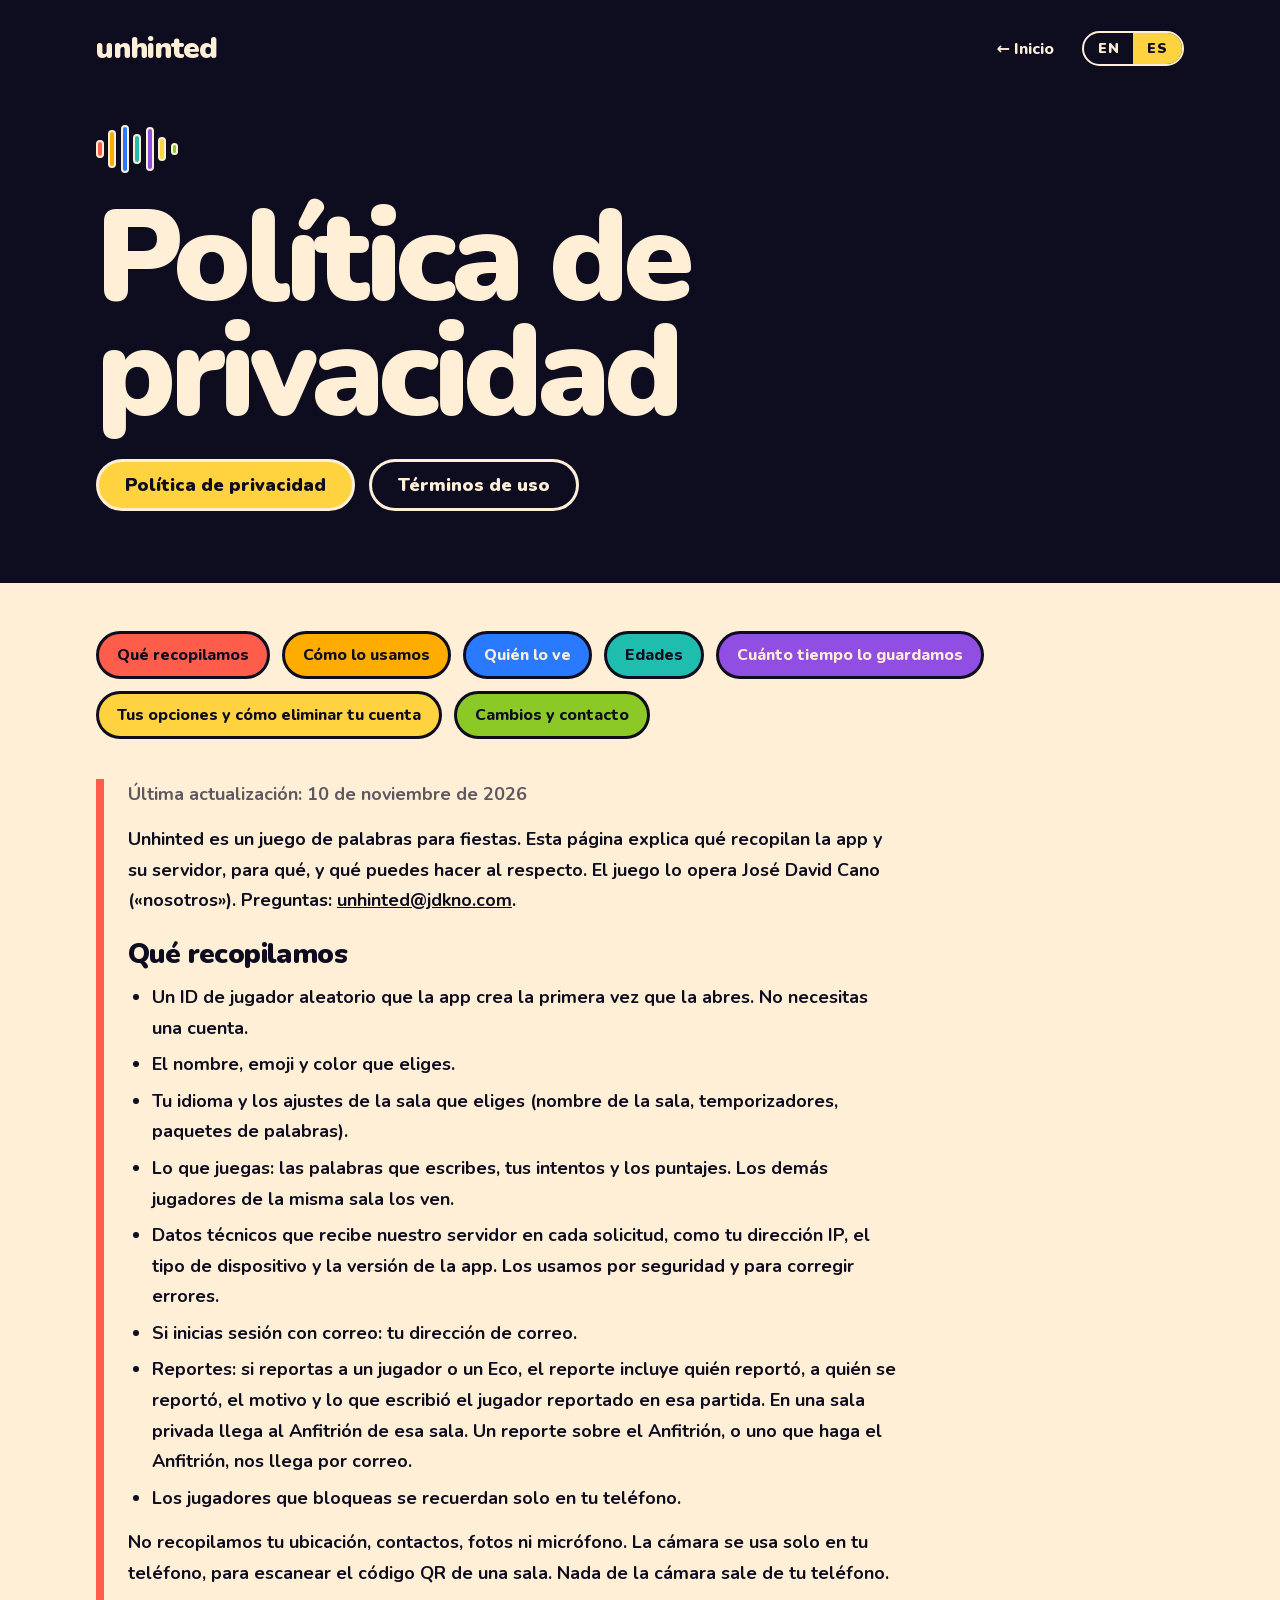
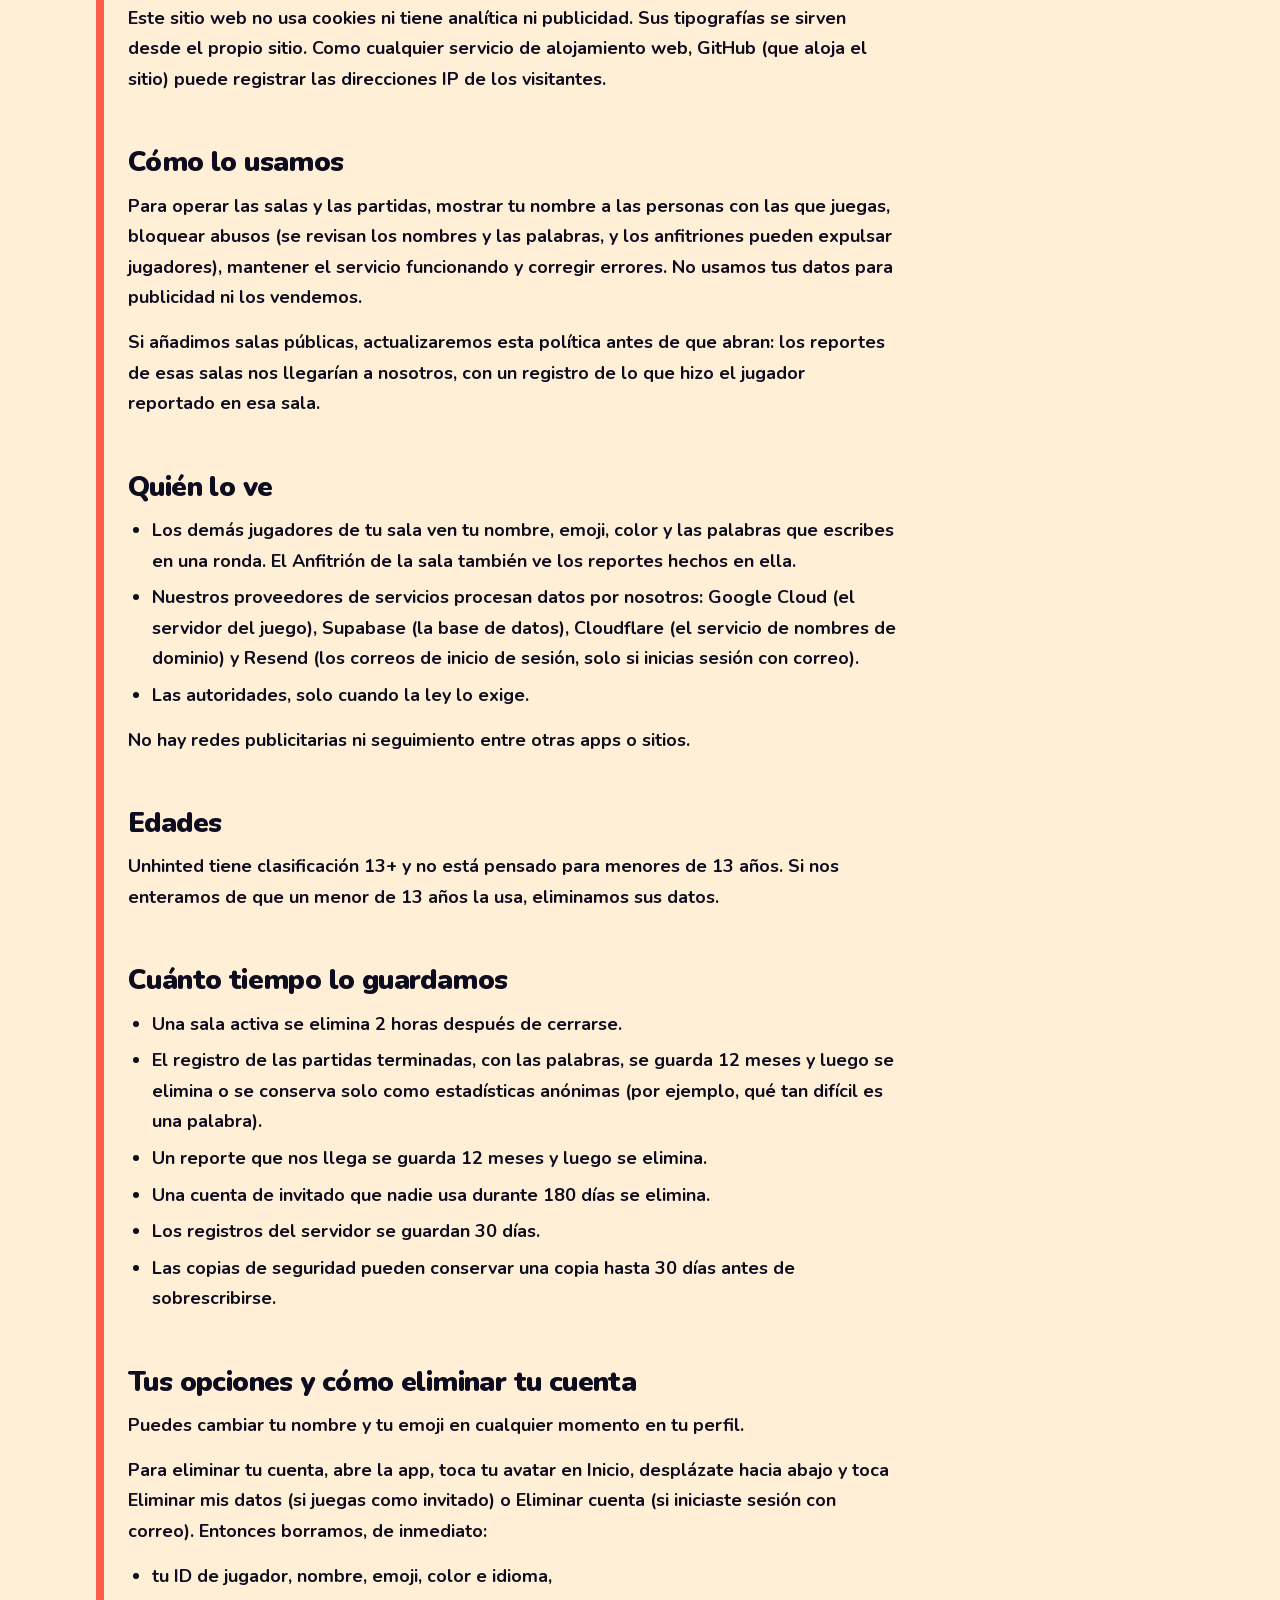
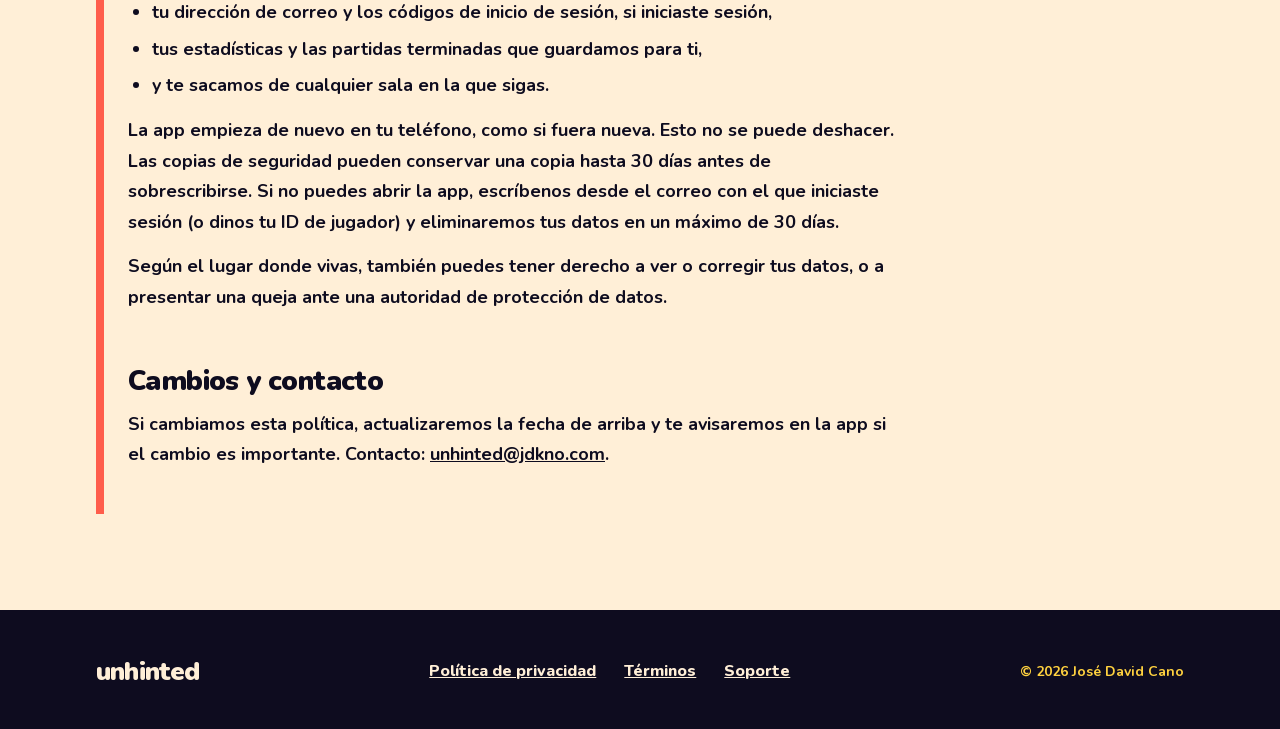
<file: es/privacy/index.html>
<!doctype html>
<html lang="es">
<head>
<meta charset="utf-8">
<title>Política de privacidad · Unhinted</title>
<meta name="viewport" content="width=device-width,initial-scale=1">
<meta name="description" content="Qué recopilan la app y el servidor de Unhinted, para qué, quién lo ve y cómo eliminar tu cuenta.">
<meta name="theme-color" content="#0E0C1F">
<link rel="canonical" href="https://unhinted.jdkno.com/es/privacy/">
<link rel="alternate" hreflang="en" href="https://unhinted.jdkno.com/privacy/">
<link rel="alternate" hreflang="es" href="https://unhinted.jdkno.com/es/privacy/">
<link rel="alternate" hreflang="x-default" href="https://unhinted.jdkno.com/privacy/">
<link rel="icon" href="/assets/favicon.svg" type="image/svg+xml">
<link rel="apple-touch-icon" href="/assets/apple-touch-icon.png">
<link rel="preload" href="/assets/fonts/Nunito.woff2" as="font" type="font/woff2" crossorigin>
<link rel="stylesheet" href="/assets/site.css">
<script src="/assets/lang.js" defer></script>
</head>
<body>
<a class="skip" href="#content">Saltar al texto</a>

<header class="doc-head">
<div class="wrap">
<div class="top">
<a class="brand" href="/es/">unhinted</a>
<nav class="nav" aria-label="Principal"><a href="/es/">← Inicio</a><span class="lang" role="group" aria-label="Idioma"><a href="/privacy/" hreflang="en" data-lang="en">EN</a><a href="/es/privacy/" hreflang="es" data-lang="es" aria-current="true">ES</a></span></nav>
</div>
<div class="stack">
<div class="bars" aria-hidden="true"><i></i><i></i><i></i><i></i><i></i><i></i><i></i></div>
<h1>Política de privacidad</h1>
<nav class="tabs" aria-label="Páginas legales">
<a href="/es/privacy/" aria-current="page">Política de privacidad</a>
<a href="/es/terms/">Términos de uso</a>
</nav>
</div>
</div>
</header>

<main class="doc" id="content">
<div class="wrap">
<nav class="toc" aria-label="En esta página">
<a href="#collect" style="background:#FF5D4B">Qué recopilamos</a>
<a href="#use" style="background:#FFAC00">Cómo lo usamos</a>
<a href="#share" style="background:#2A7AFF;color:#FFEFD7">Quién lo ve</a>
<a href="#ages" style="background:#1EBDAE">Edades</a>
<a href="#keep" style="background:#904EE2;color:#FFEFD7">Cuánto tiempo lo guardamos</a>
<a href="#choices" style="background:#FFD23F">Tus opciones y cómo eliminar tu cuenta</a>
<a href="#contact" style="background:#8AC926">Cambios y contacto</a>
</nav>

<article class="prose">
<p class="date">Última actualización: 10 de noviembre de 2026</p>
<p>Unhinted es un juego de palabras para fiestas. Esta página explica qué recopilan la app y su servidor, para qué, y qué puedes hacer al respecto. El juego lo opera José David Cano («nosotros»). Preguntas: <a href="mailto:unhinted@jdkno.com">unhinted@jdkno.com</a>.</p>

<section id="collect">
<h2>Qué recopilamos</h2>
<ul>
<li>Un <b>ID de jugador</b> aleatorio que la app crea la primera vez que la abres. No necesitas una cuenta.</li>
<li>El <b>nombre, emoji y color</b> que eliges.</li>
<li>Tu <b>idioma</b> y los <b>ajustes de la sala</b> que eliges (nombre de la sala, temporizadores, paquetes de palabras).</li>
<li><b>Lo que juegas</b>: las palabras que escribes, tus intentos y los puntajes. Los demás jugadores de la misma sala los ven.</li>
<li><b>Datos técnicos</b> que recibe nuestro servidor en cada solicitud, como tu dirección IP, el tipo de dispositivo y la versión de la app. Los usamos por seguridad y para corregir errores.</li>
<li>Si inicias sesión con correo: tu <b>dirección de correo</b>.</li>
<li><b>Reportes</b>: si reportas a un jugador o un Eco, el reporte incluye quién reportó, a quién se reportó, el motivo y lo que escribió el jugador reportado en esa partida. En una sala privada llega al Anfitrión de esa sala. Un reporte sobre el Anfitrión, o uno que haga el Anfitrión, nos llega por correo.</li>
<li>Los jugadores que <b>bloqueas</b> se recuerdan solo en tu teléfono.</li>
</ul>
<p>No recopilamos tu ubicación, contactos, fotos ni micrófono. La cámara se usa solo en tu teléfono, para escanear el código QR de una sala. Nada de la cámara sale de tu teléfono.</p>
<p>Este sitio web no usa cookies ni tiene analítica ni publicidad. Sus tipografías se sirven desde el propio sitio. Como cualquier servicio de alojamiento web, GitHub (que aloja el sitio) puede registrar las direcciones IP de los visitantes.</p>
</section>

<section id="use">
<h2>Cómo lo usamos</h2>
<p>Para operar las salas y las partidas, mostrar tu nombre a las personas con las que juegas, bloquear abusos (se revisan los nombres y las palabras, y los anfitriones pueden expulsar jugadores), mantener el servicio funcionando y corregir errores. No usamos tus datos para publicidad ni los vendemos.</p>
<p>Si añadimos salas públicas, actualizaremos esta política antes de que abran: los reportes de esas salas nos llegarían a nosotros, con un registro de lo que hizo el jugador reportado en esa sala.</p>
</section>

<section id="share">
<h2>Quién lo ve</h2>
<ul>
<li><b>Los demás jugadores de tu sala</b> ven tu nombre, emoji, color y las palabras que escribes en una ronda. El <b>Anfitrión</b> de la sala también ve los reportes hechos en ella.</li>
<li><b>Nuestros proveedores de servicios</b> procesan datos por nosotros: Google Cloud (el servidor del juego), Supabase (la base de datos), Cloudflare (el servicio de nombres de dominio) y Resend (los correos de inicio de sesión, solo si inicias sesión con correo).</li>
<li><b>Las autoridades</b>, solo cuando la ley lo exige.</li>
</ul>
<p>No hay redes publicitarias ni seguimiento entre otras apps o sitios.</p>
</section>

<section id="ages">
<h2>Edades</h2>
<p>Unhinted tiene clasificación 13+ y no está pensado para menores de 13 años. Si nos enteramos de que un menor de 13 años la usa, eliminamos sus datos.</p>
</section>

<section id="keep">
<h2>Cuánto tiempo lo guardamos</h2>
<ul>
<li>Una sala activa se elimina 2 horas después de cerrarse.</li>
<li>El registro de las partidas terminadas, con las palabras, se guarda 12 meses y luego se elimina o se conserva solo como estadísticas anónimas (por ejemplo, qué tan difícil es una palabra).</li>
<li>Un reporte que nos llega se guarda 12 meses y luego se elimina.</li>
<li>Una cuenta de invitado que nadie usa durante 180 días se elimina.</li>
<li>Los registros del servidor se guardan 30 días.</li>
<li>Las copias de seguridad pueden conservar una copia hasta 30 días antes de sobrescribirse.</li>
</ul>
</section>

<section id="choices">
<h2>Tus opciones y cómo eliminar tu cuenta</h2>
<p>Puedes cambiar tu nombre y tu emoji en cualquier momento en tu perfil.</p>
<p><b>Para eliminar tu cuenta</b>, abre la app, toca tu avatar en Inicio, desplázate hacia abajo y toca <b>Eliminar mis datos</b> (si juegas como invitado) o <b>Eliminar cuenta</b> (si iniciaste sesión con correo). Entonces borramos, de inmediato:</p>
<ul>
<li>tu ID de jugador, nombre, emoji, color e idioma,</li>
<li>tu dirección de correo y los códigos de inicio de sesión, si iniciaste sesión,</li>
<li>tus estadísticas y las partidas terminadas que guardamos para ti,</li>
<li>y te sacamos de cualquier sala en la que sigas.</li>
</ul>
<p>La app empieza de nuevo en tu teléfono, como si fuera nueva. Esto no se puede deshacer. Las copias de seguridad pueden conservar una copia hasta 30 días antes de sobrescribirse. Si no puedes abrir la app, escríbenos desde el correo con el que iniciaste sesión (o dinos tu ID de jugador) y eliminaremos tus datos en un máximo de 30 días.</p>
<p>Según el lugar donde vivas, también puedes tener derecho a ver o corregir tus datos, o a presentar una queja ante una autoridad de protección de datos.</p>
</section>

<section id="contact">
<h2>Cambios y contacto</h2>
<p>Si cambiamos esta política, actualizaremos la fecha de arriba y te avisaremos en la app si el cambio es importante. Contacto: <a href="mailto:unhinted@jdkno.com">unhinted@jdkno.com</a>.</p>
</section>
</article>
</div>
</main>

<footer class="site">
<div class="wrap">
<a class="brand" href="/es/">unhinted</a>
<nav aria-label="Pie de página">
<a href="/es/privacy/">Política de privacidad</a>
<a href="/es/terms/">Términos</a>
<a href="/es/support/">Soporte</a>
</nav>
<small>© 2026 José David Cano</small>
</div>
</footer>
</body>
</html>
</file>
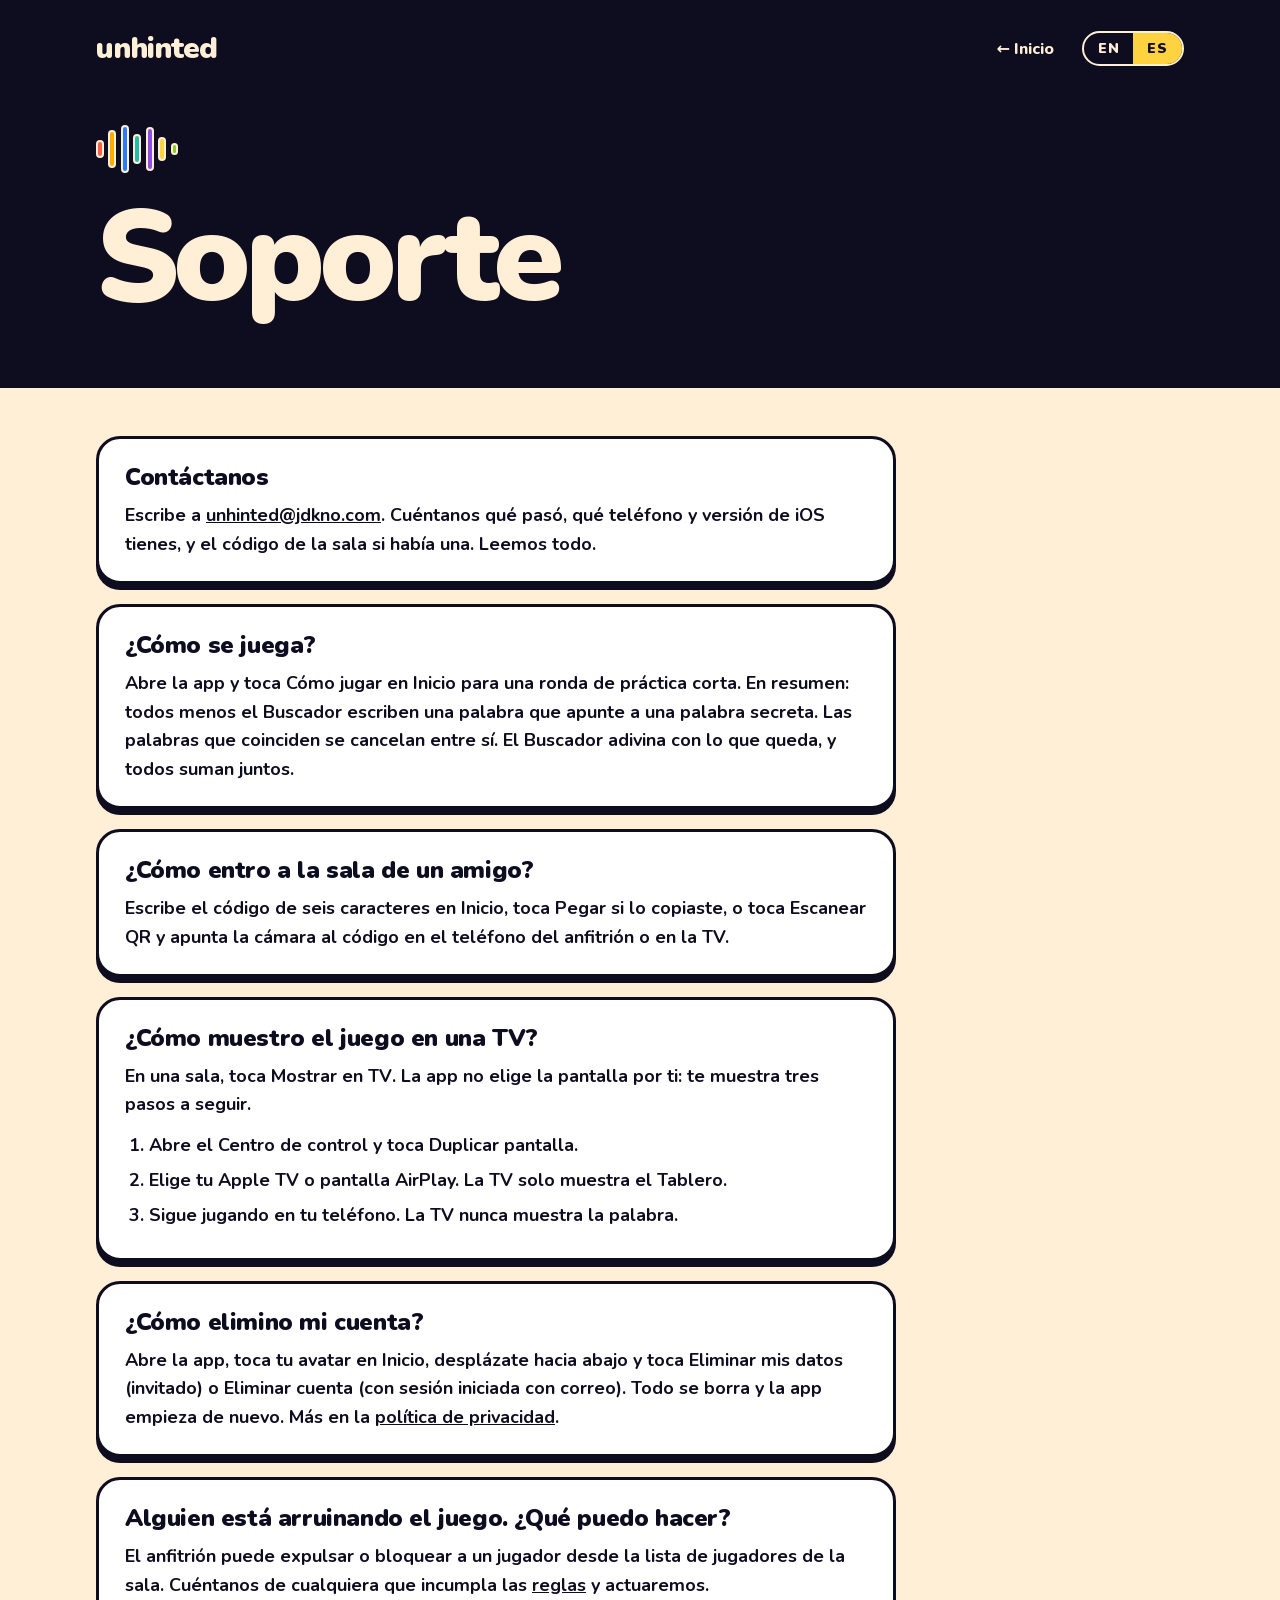
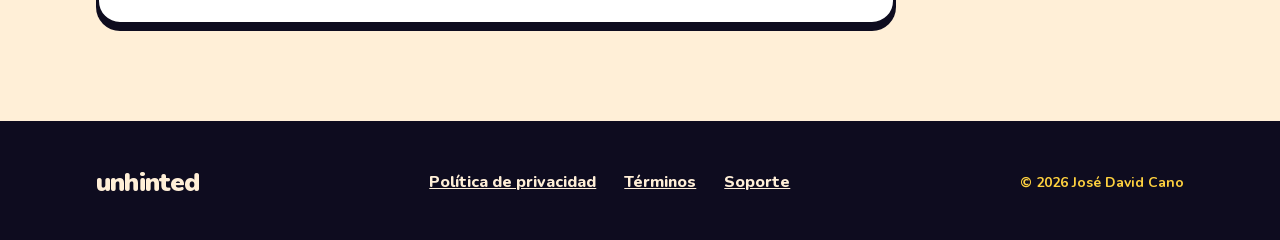
<file: es/support/index.html>
<!doctype html>
<html lang="es">
<head>
<meta charset="utf-8">
<title>Soporte · Unhinted</title>
<meta name="viewport" content="width=device-width,initial-scale=1">
<meta name="description" content="Ayuda con Unhinted: cómo jugar, cómo entrar a una sala, cómo eliminar tu cuenta y cómo contactarnos.">
<meta name="theme-color" content="#0E0C1F">
<link rel="canonical" href="https://unhinted.jdkno.com/es/support/">
<link rel="alternate" hreflang="en" href="https://unhinted.jdkno.com/support/">
<link rel="alternate" hreflang="es" href="https://unhinted.jdkno.com/es/support/">
<link rel="alternate" hreflang="x-default" href="https://unhinted.jdkno.com/support/">
<link rel="icon" href="/assets/favicon.svg" type="image/svg+xml">
<link rel="apple-touch-icon" href="/assets/apple-touch-icon.png">
<link rel="preload" href="/assets/fonts/Nunito.woff2" as="font" type="font/woff2" crossorigin>
<link rel="stylesheet" href="/assets/site.css">
<script src="/assets/lang.js" defer></script>
</head>
<body>
<a class="skip" href="#content">Saltar al texto</a>

<header class="doc-head">
<div class="wrap">
<div class="top">
<a class="brand" href="/es/">unhinted</a>
<nav class="nav" aria-label="Principal"><a href="/es/">← Inicio</a><span class="lang" role="group" aria-label="Idioma"><a href="/support/" hreflang="en" data-lang="en">EN</a><a href="/es/support/" hreflang="es" data-lang="es" aria-current="true">ES</a></span></nav>
</div>
<div class="stack">
<div class="bars" aria-hidden="true"><i></i><i></i><i></i><i></i><i></i><i></i><i></i></div>
<h1>Soporte</h1>
</div>
</div>
</header>

<main class="doc" id="content">
<div class="wrap">
<div class="faq">
<div>
<h2>Contáctanos</h2>
<p>Escribe a <a href="mailto:unhinted@jdkno.com">unhinted@jdkno.com</a>. Cuéntanos qué pasó, qué teléfono y versión de iOS tienes, y el código de la sala si había una. Leemos todo.</p>
</div>
<div>
<h2>¿Cómo se juega?</h2>
<p>Abre la app y toca <b>Cómo jugar</b> en Inicio para una ronda de práctica corta. En resumen: todos menos el Buscador escriben una palabra que apunte a una palabra secreta. Las palabras que coinciden se cancelan entre sí. El Buscador adivina con lo que queda, y todos suman juntos.</p>
</div>
<div>
<h2>¿Cómo entro a la sala de un amigo?</h2>
<p>Escribe el código de seis caracteres en Inicio, toca <b>Pegar</b> si lo copiaste, o toca <b>Escanear QR</b> y apunta la cámara al código en el teléfono del anfitrión o en la TV.</p>
</div>
<div>
<h2>¿Cómo muestro el juego en una TV?</h2>
<p>En una sala, toca <b>Mostrar en TV</b>. La app no elige la pantalla por ti: te muestra tres pasos a seguir.</p>
<ol>
<li>Abre el <b>Centro de control</b> y toca <b>Duplicar pantalla</b>.</li>
<li>Elige tu Apple TV o pantalla AirPlay. La TV solo muestra el Tablero.</li>
<li>Sigue jugando en tu teléfono. La TV nunca muestra la palabra.</li>
</ol>
</div>
<div>
<h2>¿Cómo elimino mi cuenta?</h2>
<p>Abre la app, toca tu avatar en Inicio, desplázate hacia abajo y toca <b>Eliminar mis datos</b> (invitado) o <b>Eliminar cuenta</b> (con sesión iniciada con correo). Todo se borra y la app empieza de nuevo. Más en la <a href="/es/privacy/#choices">política de privacidad</a>.</p>
</div>
<div>
<h2>Alguien está arruinando el juego. ¿Qué puedo hacer?</h2>
<p>El anfitrión puede expulsar o bloquear a un jugador desde la lista de jugadores de la sala. Cuéntanos de cualquiera que incumpla las <a href="/es/terms/#rules">reglas</a> y actuaremos.</p>
</div>
</div>
</div>
</main>

<footer class="site">
<div class="wrap">
<a class="brand" href="/es/">unhinted</a>
<nav aria-label="Pie de página">
<a href="/es/privacy/">Política de privacidad</a>
<a href="/es/terms/">Términos</a>
<a href="/es/support/">Soporte</a>
</nav>
<small>© 2026 José David Cano</small>
</div>
</footer>
</body>
</html>
</file>
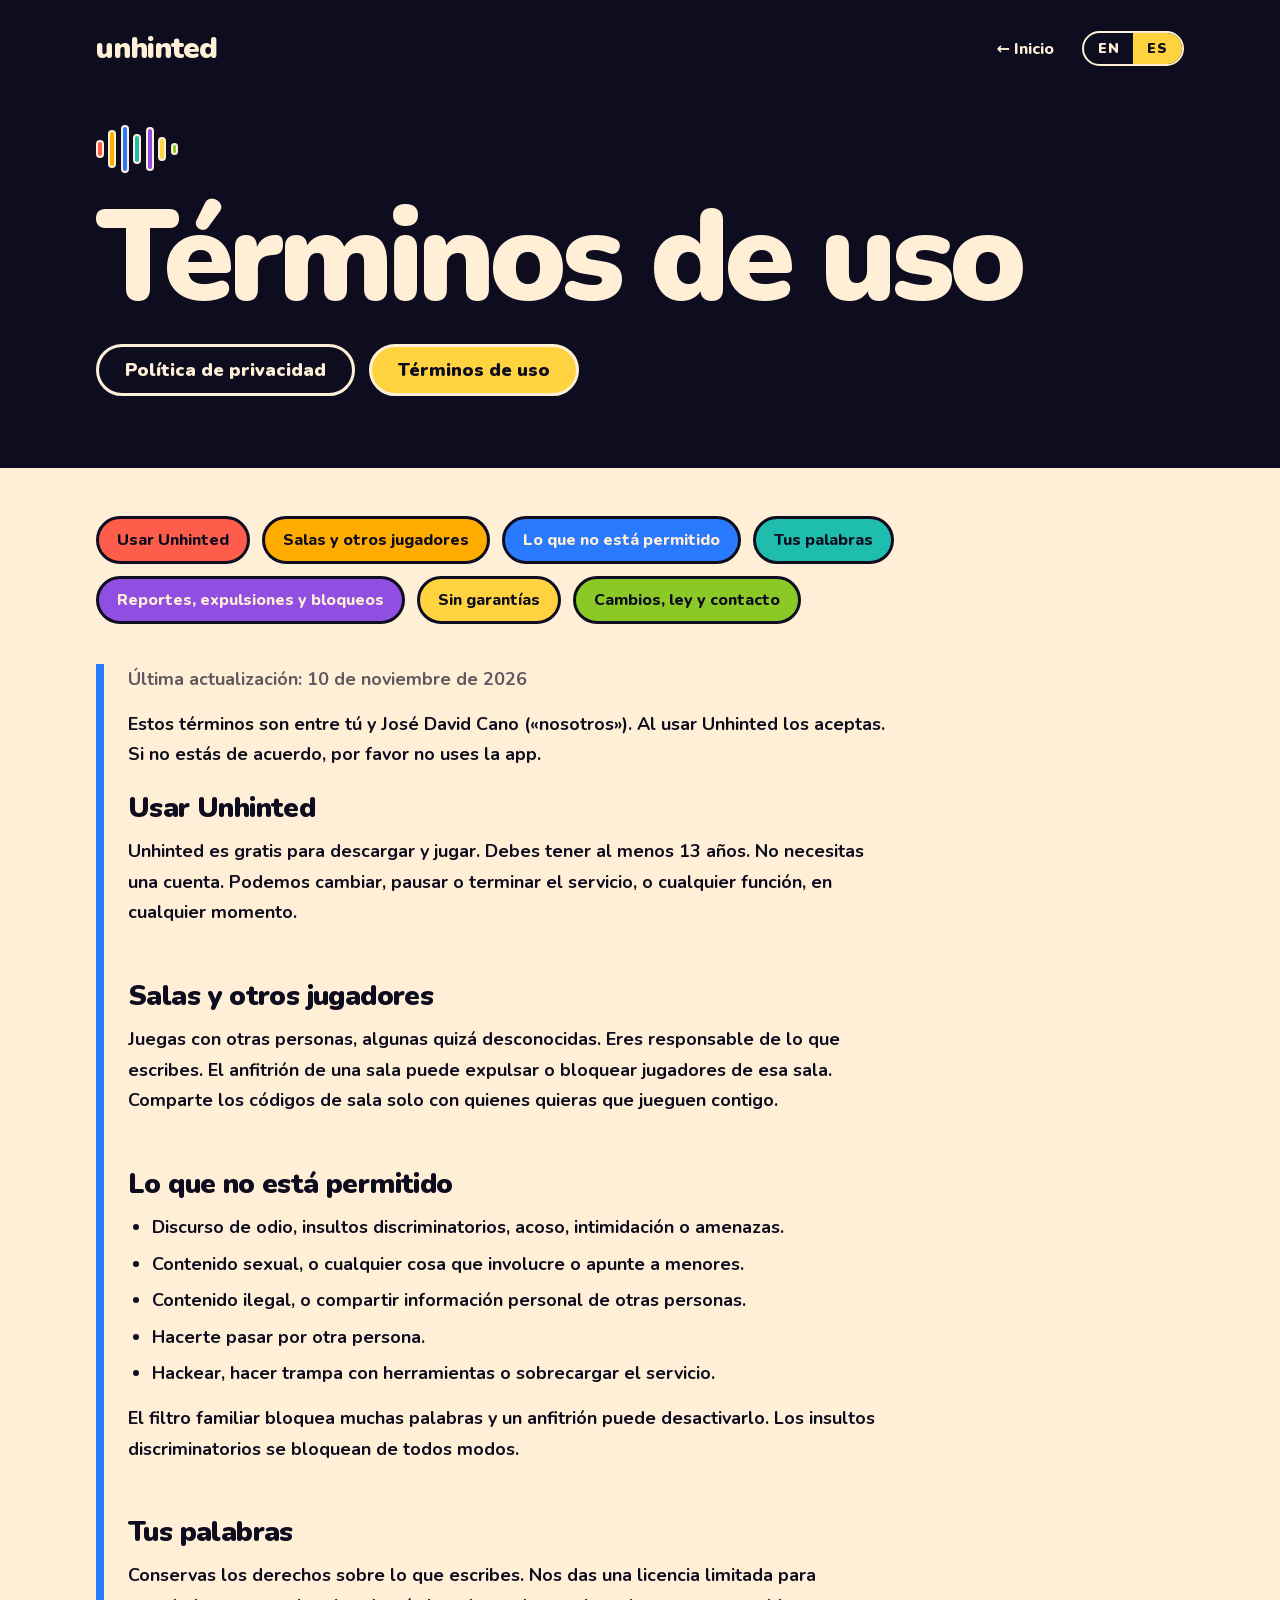
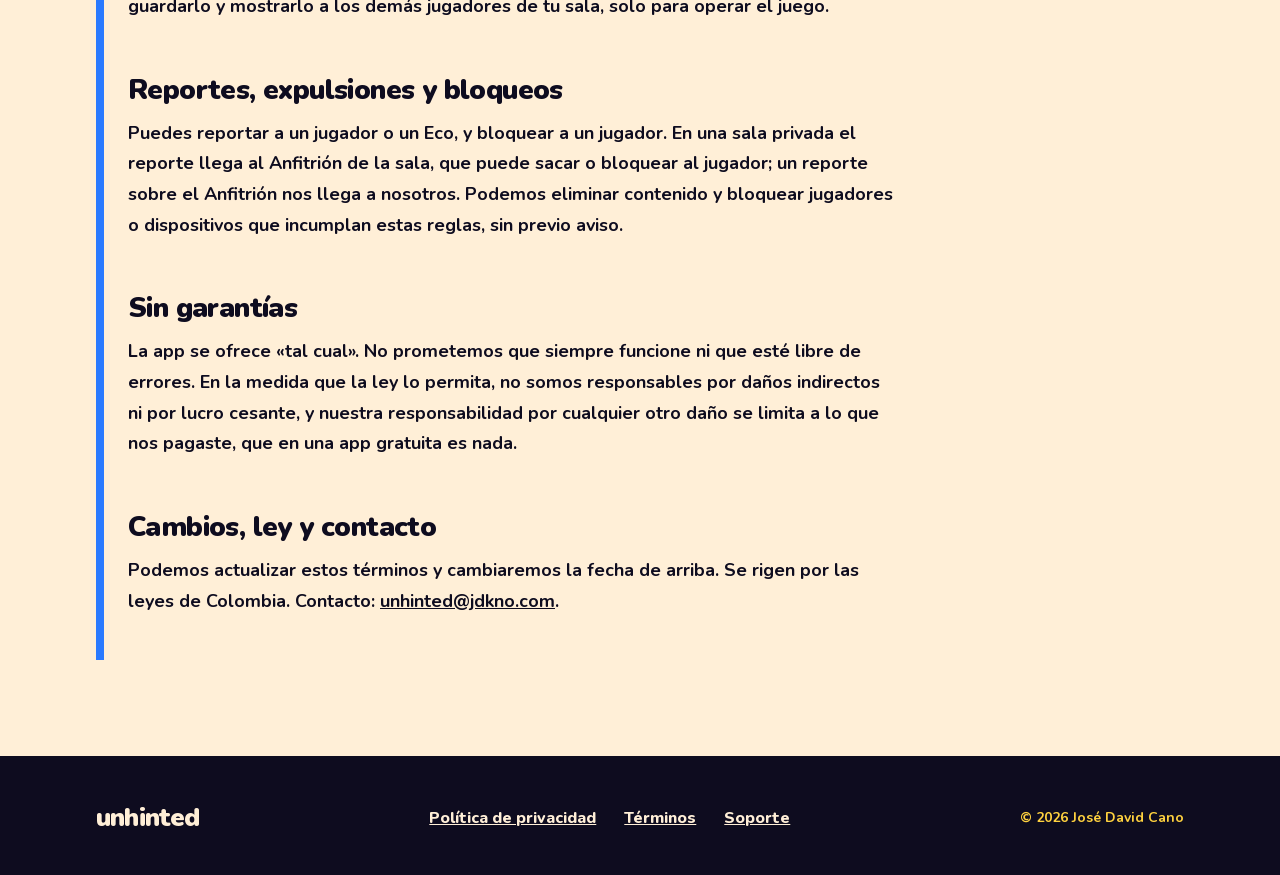
<file: es/terms/index.html>
<!doctype html>
<html lang="es">
<head>
<meta charset="utf-8">
<title>Términos de uso · Unhinted</title>
<meta name="viewport" content="width=device-width,initial-scale=1">
<meta name="description" content="Las reglas para usar Unhinted: salas, otros jugadores, lo que no está permitido y tus palabras.">
<meta name="theme-color" content="#0E0C1F">
<link rel="canonical" href="https://unhinted.jdkno.com/es/terms/">
<link rel="alternate" hreflang="en" href="https://unhinted.jdkno.com/terms/">
<link rel="alternate" hreflang="es" href="https://unhinted.jdkno.com/es/terms/">
<link rel="alternate" hreflang="x-default" href="https://unhinted.jdkno.com/terms/">
<link rel="icon" href="/assets/favicon.svg" type="image/svg+xml">
<link rel="apple-touch-icon" href="/assets/apple-touch-icon.png">
<link rel="preload" href="/assets/fonts/Nunito.woff2" as="font" type="font/woff2" crossorigin>
<link rel="stylesheet" href="/assets/site.css">
<script src="/assets/lang.js" defer></script>
</head>
<body class="terms">
<a class="skip" href="#content">Saltar al texto</a>

<header class="doc-head">
<div class="wrap">
<div class="top">
<a class="brand" href="/es/">unhinted</a>
<nav class="nav" aria-label="Principal"><a href="/es/">← Inicio</a><span class="lang" role="group" aria-label="Idioma"><a href="/terms/" hreflang="en" data-lang="en">EN</a><a href="/es/terms/" hreflang="es" data-lang="es" aria-current="true">ES</a></span></nav>
</div>
<div class="stack">
<div class="bars" aria-hidden="true"><i></i><i></i><i></i><i></i><i></i><i></i><i></i></div>
<h1>Términos de uso</h1>
<nav class="tabs" aria-label="Páginas legales">
<a href="/es/privacy/">Política de privacidad</a>
<a href="/es/terms/" aria-current="page">Términos de uso</a>
</nav>
</div>
</div>
</header>

<main class="doc terms" id="content">
<div class="wrap">
<nav class="toc" aria-label="En esta página">
<a href="#using" style="background:#FF5D4B">Usar Unhinted</a>
<a href="#rooms" style="background:#FFAC00">Salas y otros jugadores</a>
<a href="#rules" style="background:#2A7AFF;color:#FFEFD7">Lo que no está permitido</a>
<a href="#content-rights" style="background:#1EBDAE">Tus palabras</a>
<a href="#enforce" style="background:#904EE2;color:#FFEFD7">Reportes, expulsiones y bloqueos</a>
<a href="#warranty" style="background:#FFD23F">Sin garantías</a>
<a href="#law" style="background:#8AC926">Cambios, ley y contacto</a>
</nav>

<article class="prose">
<p class="date">Última actualización: 10 de noviembre de 2026</p>
<p>Estos términos son entre tú y José David Cano («nosotros»). Al usar Unhinted los aceptas. Si no estás de acuerdo, por favor no uses la app.</p>

<section id="using">
<h2>Usar Unhinted</h2>
<p>Unhinted es gratis para descargar y jugar. Debes tener al menos 13 años. No necesitas una cuenta. Podemos cambiar, pausar o terminar el servicio, o cualquier función, en cualquier momento.</p>
</section>

<section id="rooms">
<h2>Salas y otros jugadores</h2>
<p>Juegas con otras personas, algunas quizá desconocidas. Eres responsable de lo que escribes. El anfitrión de una sala puede expulsar o bloquear jugadores de esa sala. Comparte los códigos de sala solo con quienes quieras que jueguen contigo.</p>
</section>

<section id="rules">
<h2>Lo que no está permitido</h2>
<ul>
<li>Discurso de odio, insultos discriminatorios, acoso, intimidación o amenazas.</li>
<li>Contenido sexual, o cualquier cosa que involucre o apunte a menores.</li>
<li>Contenido ilegal, o compartir información personal de otras personas.</li>
<li>Hacerte pasar por otra persona.</li>
<li>Hackear, hacer trampa con herramientas o sobrecargar el servicio.</li>
</ul>
<p>El filtro familiar bloquea muchas palabras y un anfitrión puede desactivarlo. Los insultos discriminatorios se bloquean de todos modos.</p>
</section>

<section id="content-rights">
<h2>Tus palabras</h2>
<p>Conservas los derechos sobre lo que escribes. Nos das una licencia limitada para guardarlo y mostrarlo a los demás jugadores de tu sala, solo para operar el juego.</p>
</section>

<section id="enforce">
<h2>Reportes, expulsiones y bloqueos</h2>
<p>Puedes reportar a un jugador o un Eco, y bloquear a un jugador. En una sala privada el reporte llega al Anfitrión de la sala, que puede sacar o bloquear al jugador; un reporte sobre el Anfitrión nos llega a nosotros. Podemos eliminar contenido y bloquear jugadores o dispositivos que incumplan estas reglas, sin previo aviso.</p>
</section>

<section id="warranty">
<h2>Sin garantías</h2>
<p>La app se ofrece «tal cual». No prometemos que siempre funcione ni que esté libre de errores. En la medida que la ley lo permita, no somos responsables por daños indirectos ni por lucro cesante, y nuestra responsabilidad por cualquier otro daño se limita a lo que nos pagaste, que en una app gratuita es nada.</p>
</section>

<section id="law">
<h2>Cambios, ley y contacto</h2>
<p>Podemos actualizar estos términos y cambiaremos la fecha de arriba. Se rigen por las leyes de Colombia. Contacto: <a href="mailto:unhinted@jdkno.com">unhinted@jdkno.com</a>.</p>
</section>
</article>
</div>
</main>

<footer class="site">
<div class="wrap">
<a class="brand" href="/es/">unhinted</a>
<nav aria-label="Pie de página">
<a href="/es/privacy/">Política de privacidad</a>
<a href="/es/terms/">Términos</a>
<a href="/es/support/">Soporte</a>
</nav>
<small>© 2026 José David Cano</small>
</div>
</footer>
</body>
</html>
</file>
<file: assets/site.css>
/* Unhinted website. Plain CSS, no build step. Fonts are served from this site (no Google Fonts), so visitors' IP addresses go nowhere else. */
@font-face{font-family:'Nunito';font-style:normal;font-weight:200 1000;font-display:swap;src:url(/assets/fonts/Nunito.woff2) format('woff2');unicode-range:U+0000-00FF,U+0131,U+0152-0153,U+02BB-02BC,U+02C6,U+02DA,U+02DC,U+0304,U+0308,U+0329,U+2000-206F,U+20AC,U+2122,U+2191,U+2193,U+2212,U+2215,U+FEFF,U+FFFD}
@font-face{font-family:'JetBrains Mono';font-style:normal;font-weight:700;font-display:swap;src:url(/assets/fonts/JetBrainsMono-700.woff2) format('woff2');unicode-range:U+0000-00FF,U+0131,U+0152-0153,U+02BB-02BC,U+02C6,U+02DA,U+02DC,U+0304,U+0308,U+0329,U+2000-206F,U+20AC,U+2122,U+2191,U+2193,U+2212,U+2215,U+FEFF,U+FFFD}

:root{
  --ink:#0E0C1F; --cream:#FFEFD7; --muted:#5F585E; --soft:#E6DCC8;
  --tomato:#FF5D4B; --amber:#FFAC00; --sky:#2A7AFF; --mint:#1EBDAE; --grape:#904EE2;
  --sunflower:#FFD23F; --lime:#8AC926; --bubblegum:#FF70A6; --paper:#F1E6D6;
  --font:'Nunito',ui-rounded,'SF Pro Rounded',system-ui,sans-serif;
  --mono:'JetBrains Mono',ui-monospace,monospace;
}
*{box-sizing:border-box}
[hidden]{display:none!important}   /* a component's own display (flex, grid) must not beat the hidden attribute */
html{scroll-behavior:smooth}
body{margin:0;font-family:var(--font);background:var(--ink);color:var(--cream);-webkit-text-size-adjust:100%}
a{color:inherit}
img,svg{max-width:100%}
button{font-family:inherit}
:focus-visible{outline:3px solid var(--sunflower);outline-offset:3px}
.skip{position:absolute;left:-999px;top:8px;background:var(--sunflower);color:var(--ink);padding:10px 16px;border-radius:12px;font-weight:900;z-index:50}
.skip:focus{left:8px}
.wrap{width:100%;max-width:1184px;margin:0 auto;padding:0 48px}
.mono{font:700 14px var(--mono);letter-spacing:1.4px;text-transform:uppercase}

/* The logo bars (7, same shape as the app) */
.bars{display:flex;align-items:center;gap:calc(var(--h)*.1)}
.bars i{display:block;width:calc(var(--h)*.16);border-radius:999px;border:calc(var(--h)/24) solid var(--line,var(--ink));background:var(--c)}
.bars i:nth-child(1){height:calc(var(--h)*.38);--c:var(--tomato)}
.bars i:nth-child(2){height:calc(var(--h)*.78);--c:var(--amber)}
.bars i:nth-child(3){height:calc(var(--h)*1);--c:var(--sky)}
.bars i:nth-child(4){height:calc(var(--h)*.62);--c:var(--mint)}
.bars i:nth-child(5){height:calc(var(--h)*.9);--c:var(--grape)}
.bars i:nth-child(6){height:calc(var(--h)*.5);--c:var(--sunflower)}
.bars i:nth-child(7){height:calc(var(--h)*.26);--c:var(--lime)}

/* Header and footer */
.top{display:flex;flex-wrap:wrap;align-items:center;justify-content:space-between;gap:16px;padding-top:28px}
.brand{font-weight:900;font-size:30px;letter-spacing:-1px;text-decoration:none}
.nav{display:flex;flex-wrap:wrap;align-items:center;gap:8px 28px;font-weight:800;font-size:16px}
.nav a{text-decoration:none}
.nav a:hover{text-decoration:underline;text-underline-offset:4px}
footer.site{background:var(--ink);color:var(--cream);padding:40px 0;border-top:4px solid var(--ink)}
footer.site .wrap{display:flex;flex-wrap:wrap;align-items:center;justify-content:space-between;gap:16px 32px}
footer.site .brand{font-size:26px;letter-spacing:-.8px}
footer.site nav{display:flex;flex-wrap:wrap;gap:8px 28px;font-weight:800;font-size:16px}
footer.site small{font-weight:700;font-size:14px;color:var(--sunflower)}

/* Store button (not live yet) */
.store{display:inline-flex;align-items:center;gap:14px;background:var(--cream);color:var(--ink);border-radius:22px;padding:14px 28px 16px;box-shadow:0 6px 0 var(--tomato)}
.store svg{flex:0 0 auto}
.store span{display:flex;flex-direction:column;line-height:1.1}
.store small{font-weight:800;font-size:12px;letter-spacing:.8px;text-transform:uppercase}
.store b{font-weight:900;font-size:27px}

/* ---------- Home: hero ---------- */
.hero{padding:0 0 112px;overflow-x:clip}
.hero .row{display:flex;flex-wrap:wrap;align-items:center;justify-content:center;gap:64px 88px;margin-top:72px}
.hero .copy{flex:1 1 480px;max-width:600px;display:flex;flex-direction:column;align-items:flex-start;gap:28px}
.hero .bars{--h:110px;--line:var(--cream)}
.hero h1{margin:0;font-weight:900;font-size:112px;line-height:.9;letter-spacing:-5px}
.hero .tag{margin:0;font-weight:800;font-size:34px;line-height:1.25}
.hero .tag mark{background:var(--sunflower);color:var(--ink);padding:2px 14px;border-radius:14px;display:inline-block;transform:rotate(-2deg);margin-top:8px}
.hero .store-row{margin-top:12px;display:flex;flex-wrap:wrap;gap:20px 28px;align-items:center}
.hero .store-row .mono{color:var(--sunflower);font-size:14px}
.hero .phone-col{flex:0 1 420px;display:flex;justify-content:center;padding:24px 0}

/* The phone, tilted. Everything inside is drawn with CSS, in the app's own style. */
.tilt{width:320px;height:660px;flex:0 0 auto;transform:rotate(7deg)}
.phone{width:320px;height:660px;border:11px solid var(--cream);border-radius:52px;background:var(--cream);color:var(--ink);box-shadow:14px 16px 0 var(--amber);position:relative;overflow:hidden;display:flex;flex-direction:column;padding:50px 20px 22px}
.phone .notch{position:absolute;top:10px;left:50%;transform:translateX(-50%);width:96px;height:28px;border-radius:14px;background:var(--ink)}
.phone .toprow{display:flex;align-items:center;justify-content:space-between;margin-top:6px}
.phone .pill{font-weight:800;font-size:13px;border:2.5px solid var(--ink);border-radius:999px;padding:8px 14px;background:var(--cream)}
.phone .avatar{width:40px;height:40px;border-radius:20px;background:var(--tomato);border:2.5px solid var(--ink);display:flex;align-items:center;justify-content:center;font-size:20px}
.phone .logo{display:flex;flex-direction:column;align-items:center;margin-top:24px}
.phone .logo .bars{--h:52px;gap:3.5px}
.phone .logo b{font-weight:900;font-size:46px;letter-spacing:-1.8px;margin-top:6px;line-height:1}
.phone .logo span{font-weight:800;font-size:14px;text-align:center;line-height:1.35;margin-top:16px}
.phone .grow{flex:1}
.phone .create{background:var(--ink);color:var(--cream);border-radius:20px;padding:17px 0;text-align:center;font-weight:900;font-size:17px;box-shadow:0 4px 0 var(--tomato)}
.phone .or{display:flex;align-items:center;gap:8px;margin:18px 0 12px}
.phone .or i{flex:1;height:1.5px;background:#C7BBA6}
.phone .or b{font-weight:900;font-size:9px;letter-spacing:1.4px;color:var(--muted)}
.phone .code{display:flex;gap:6px;justify-content:space-between}
.phone .code i{width:36px;height:46px;border-radius:11px;background:#fff;border:2.5px solid var(--ink)}
.phone .code i:nth-child(4){margin-left:6px}
.phone .two{display:flex;gap:8px;margin-top:12px}
.phone .two span{flex:1;background:var(--ink);color:var(--cream);border-radius:999px;text-align:center;font-weight:800;font-size:14px;padding:12px 0}
.phone .hint{font-weight:700;font-size:11px;color:var(--muted);margin-top:10px;line-height:1.3}

/* ---------- Home: the tutorial (desktop with JS) ---------- */
.tutorial{display:none;background:var(--ink)}
.stage{height:760px;display:flex;flex-direction:column;justify-content:center;overflow:hidden}
.stage .inner{display:flex;align-items:center;gap:56px;height:640px}
.stage .left{flex:0 0 400px;display:flex;flex-direction:column;gap:20px}
.stage .left>.stepno{order:1}.stage .left>.segs{order:2}.stage .left>.titles{order:3}.stage .left>.message{order:4}.stage .left>.status{order:5}
.stage .stepno{color:var(--sunflower)}
.stage .titles{position:relative;height:190px;transition:height .3s ease}
.stage .titles>div{position:absolute;left:0;top:0;right:0}
.stage .message{height:140px;transition:height .3s ease;overflow:visible}
.stage h2{margin:0;font-weight:900;font-size:64px;line-height:.98;letter-spacing:-2.4px}
.stage .message p{margin:0;font-weight:700;font-size:22px;line-height:1.5;color:var(--soft)}
.stage .message #msgrest{visibility:hidden}
.segs{display:flex;gap:8px}
.segs span{flex:1;height:10px;border-radius:5px;background:#2C2850;overflow:hidden;display:block}
.segs i{display:block;height:100%;width:0;border-radius:5px}
.stage .status{height:52px;display:flex;align-items:center;gap:16px;opacity:0;visibility:hidden}
.stage .status .mono{font-size:12px;color:#8C84B0}
.stage .back{cursor:pointer;display:inline-flex;align-items:center;justify-content:center;width:44px;height:44px;flex:none;padding:0;border-radius:50%;border:3px solid var(--cream);background:transparent;color:var(--cream)}
.stage .back:hover{background:var(--cream);color:var(--ink)}
.stage .show{cursor:pointer;display:none;min-height:48px;padding:0 26px;border-radius:999px;border:3px solid var(--cream);background:var(--sunflower);color:var(--ink);font-weight:900;font-size:17px;box-shadow:0 4px 0 var(--tomato)}
.stage .show.on{display:inline-block}
.stage .pause{cursor:pointer;display:inline-flex;align-items:center;gap:8px;min-height:44px;padding:0 18px 0 14px;border-radius:999px;border:3px solid var(--cream);background:transparent;color:var(--cream);font-weight:900;font-size:16px}
.stage .pause svg{fill:currentColor}
.stage .pause:hover{background:var(--cream);color:var(--ink)}
.stage .repeat{cursor:pointer;min-height:48px;padding:0 24px;border-radius:999px;border:3px solid var(--cream);background:var(--sunflower);color:var(--ink);font-weight:900;font-size:17px;box-shadow:0 4px 0 var(--tomato);display:none}
.stage .repeat.on{display:inline-block}
.stage .cards{flex:1 1 auto;position:relative;height:600px;min-width:0}
.cards-in{position:relative;width:100%;height:100%}
.card{position:absolute;left:30px;top:50px;width:470px;height:450px;background:var(--cream);color:var(--ink);border:4px solid var(--ink);border-radius:36px;padding:28px 30px;display:flex;flex-direction:column;gap:18px;opacity:0}
.card .label{font:700 12px var(--mono);letter-spacing:1.4px;color:var(--muted)}
.card .sub{font-weight:800;font-size:15px;color:var(--muted)}
.card .note{font-weight:800;font-size:16px;line-height:1.4;color:var(--muted)}
.card .grow{flex:1}
.card{overflow:hidden}
.card .body{display:flex;flex-direction:column;gap:18px;flex:1;min-height:0}
.win{position:absolute;left:0;top:0;right:0;bottom:0;display:flex;flex-direction:column;align-items:center;justify-content:center;gap:10px;opacity:0;pointer-events:none;text-align:center;padding:0 24px}
.win b{font-weight:900;font-size:60px;letter-spacing:-2px;line-height:1}
.win span{font-weight:800;font-size:24px;color:var(--ink)}
.confetti{position:absolute;left:50%;top:46%;width:0;height:0}
.confetti i{position:absolute;left:0;top:0;display:block;opacity:0}
.tap{position:absolute;left:0;top:0;width:44px;height:44px;pointer-events:none;opacity:0;z-index:6;overflow:visible}
.avatars{display:flex;justify-content:space-between}
.avatars span{width:64px;height:64px;border-radius:32px;border:3px solid var(--ink);display:flex;align-items:center;justify-content:center;font-weight:900;font-size:26px}
.bigword{font-weight:900;font-size:64px;letter-spacing:-2px;background:var(--sunflower);border:4px solid var(--ink);border-radius:22px;padding:2px 26px;opacity:0}
.field{height:88px;flex:0 0 88px;background:#fff;border:4px solid var(--ink);border-radius:22px;padding:0 22px;display:flex;align-items:center;font-weight:900;font-size:44px;line-height:1;letter-spacing:-1px;overflow:hidden}
.field u{width:4px;height:44px;background:var(--tomato);margin-left:4px;display:inline-block;flex:0 0 4px}
.btn{align-self:center;border:4px solid var(--ink);border-radius:20px;padding:12px 32px;font-weight:900;font-size:20px;opacity:0}
.chip{display:block;text-align:center;font-weight:900;font-size:30px;padding:16px 8px;border-radius:18px;border:3px solid var(--ink)}
.chips2{display:grid;grid-template-columns:repeat(2,minmax(0,1fr));gap:16px;margin-top:8px}
.chips2 div{display:flex;flex-direction:column;gap:6px}
.chips2 small{font-weight:800;font-size:14px;color:var(--muted)}
.stamp{white-space:nowrap;font-weight:900;font-size:36px;letter-spacing:-1px;color:var(--tomato);border:4px solid var(--tomato);border-radius:16px;padding:2px 20px;opacity:0}
.resbars{height:128px;flex:0 0 128px;display:flex;align-items:flex-end;justify-content:center;gap:12px}
.resbars i{width:30px;border-radius:15px;border:3.5px solid var(--ink);height:8px}
.rows{display:flex;flex-direction:column;gap:8px}
.rows div{display:flex;align-items:center;gap:12px;border:3px solid var(--ink);border-radius:16px;padding:8px 14px;opacity:0}
.rows b{width:24px;height:24px;border-radius:12px;background:var(--ink);color:var(--cream);display:flex;align-items:center;justify-content:center;font-weight:900;font-size:14px;flex:0 0 24px}
.rows span{font-weight:900;font-size:20px;flex:1}
.rows em{font-style:normal;font-weight:800;font-size:15px}
.foot{font-weight:800;font-size:14px;line-height:1.35;color:var(--muted);opacity:0}

/* ---------- Home: the same tutorial as three blocks (phones, reduced motion, no JS) ---------- */
.how-static{border-top:4px solid var(--cream)}
.how-static .block{padding:72px 0;border-top:4px solid var(--ink)}
.how-static .block:first-child{border-top:0}
.how-static .block .wrap{display:flex;flex-wrap:wrap;align-items:center;gap:24px 56px}
.how-static .num{font-weight:900;font-size:200px;line-height:.8;letter-spacing:-10px;flex:0 0 auto}
.how-static .txt{flex:1 1 380px;display:flex;flex-direction:column;gap:12px}
.how-static h2{margin:0;font-weight:900;font-size:56px;line-height:1;letter-spacing:-2px}
.how-static p{margin:0;font-weight:800;font-size:22px;line-height:1.45;max-width:560px}
.b1{background:var(--tomato);color:var(--ink)}
.b2{background:var(--sunflower);color:var(--ink)}
.b3{background:var(--sky);color:var(--cream)}
.b3 .num{color:var(--ink)}

/* ---------- Home: stickers ---------- */
.stickers{background:var(--cream);color:var(--ink);padding:88px 0;border-top:4px solid var(--ink)}
.stickers .wrap{display:flex;flex-wrap:wrap;gap:28px;justify-content:center}
.sticker{flex:1 1 240px;max-width:280px;border:4px solid var(--ink);border-radius:30px;padding:24px;box-shadow:8px 8px 0 var(--ink)}
.sticker b{display:block;font-weight:900;font-size:40px;line-height:1.05;letter-spacing:-1.4px;margin-bottom:6px}
.sticker span{font-weight:800;font-size:18px}
.s1{background:var(--lime);transform:rotate(-2deg)}
.s2{background:var(--bubblegum);transform:rotate(1.5deg)}
.s3{background:var(--mint);transform:rotate(-1deg)}
.s4{background:var(--grape);color:var(--cream);transform:rotate(2deg)}

/* ---------- Legal and support pages ---------- */
.doc-head{background:var(--ink);color:var(--cream);padding-bottom:72px}
.doc-head .stack{margin-top:56px;display:flex;flex-direction:column;gap:28px}
.doc-head .bars{--h:48px;--line:var(--cream)}
.doc-head h1{margin:0;font-weight:900;font-size:128px;line-height:.9;letter-spacing:-6px}
.tabs{display:flex;gap:14px;flex-wrap:wrap}
.tabs a{display:inline-flex;align-items:center;min-height:52px;padding:0 26px;border-radius:999px;border:3px solid var(--cream);font-weight:900;font-size:18px;text-decoration:none;color:var(--cream)}
.tabs a[aria-current=page]{background:var(--sunflower);color:var(--ink)}
.doc{background:var(--cream);color:var(--ink);padding:48px 0 96px}
.doc .wrap{display:flex;flex-direction:column;gap:40px}
.toc{display:flex;flex-wrap:wrap;gap:12px}
.toc a{font-weight:800;font-size:16px;text-decoration:none;padding:10px 18px;border-radius:999px;border:3px solid var(--ink);display:inline-block}
.prose{max-width:800px;border-left:8px solid var(--tomato);padding-left:24px}
.terms .prose{border-left-color:var(--sky)}
.prose .date{font-weight:700;color:var(--muted)}
.prose h2{margin:0 0 12px;font-weight:900;font-size:28px;line-height:1.15;letter-spacing:-.6px}
.prose p,.prose li{font-weight:600;font-size:18px;line-height:1.7}
.prose p{margin:0 0 14px}
.prose ul{margin:0 0 14px;padding-left:24px}
.prose li{margin-bottom:6px}
.prose section{padding-top:8px;margin-bottom:44px;scroll-margin-top:24px}
.prose a{color:inherit}
.prose a:hover{color:var(--tomato)}
.faq{display:flex;flex-direction:column;gap:20px;max-width:800px}
.faq div{background:#fff;border:3px solid var(--ink);border-radius:24px;box-shadow:0 6px 0 var(--ink);padding:22px 26px}
.faq h2{margin:0 0 8px;font-weight:900;font-size:24px;letter-spacing:-.4px}
.faq p{margin:0;font-weight:600;font-size:18px;line-height:1.6}
.faq p+ol{margin-top:12px}
.faq ol{margin:0;padding-left:24px;font-weight:600;font-size:18px;line-height:1.6}
.faq li{margin-bottom:6px}

/* ---------- Join page (404.html) ---------- */
.join{background:var(--cream);color:var(--ink);padding:64px 0 96px;text-align:center}
.join .box{max-width:560px;margin:0 auto;background:#fff;border:4px solid var(--ink);border-radius:36px;box-shadow:0 8px 0 var(--tomato);padding:40px 32px;display:flex;flex-direction:column;align-items:center;gap:20px}
.join .code{font-weight:900;font-size:72px;letter-spacing:10px;line-height:1;background:var(--sunflower);border:4px solid var(--ink);border-radius:22px;padding:14px 22px 14px 32px}
.join h1{margin:0;font-weight:900;font-size:44px;line-height:1;letter-spacing:-1.4px}
.join p{margin:0;font-weight:700;font-size:19px;line-height:1.5;color:#2C2833}

/* ---------- Small screens ---------- */
@media (max-width:899px){
  .stage{height:auto;padding:56px 0 64px}
  .stage .inner{flex-direction:column;align-items:stretch;height:auto;gap:8px}
  .stage .left{flex:none;gap:14px}
  .stage h2{font-size:44px;letter-spacing:-1.6px}
  /* narrow screens: the same order (label, bars, title, message, buttons), then the cards */
  .stage .titles{height:auto}
  .stage .message{height:auto}
  .stage .message p{font-size:19px}
  .stage .cards{flex:none;width:100%;height:calc(500px*var(--s,1))}
  .cards-in{width:490px;height:500px;transform:translateX(var(--dx,0px)) scale(var(--s,1));transform-origin:0 0}
  .card{left:0;top:26px}
  .hero .row{margin-top:48px}
  .hero h1{font-size:88px}
  .how-static .num{font-size:140px}
  .how-static h2{font-size:44px}
}
@media (max-width:640px){
  .stage{padding:44px 0 48px}
  .stage h2{font-size:38px;letter-spacing:-1.4px}
  .wrap{padding:0 20px}
  .brand{font-size:24px}
  .top{padding-top:20px}
  .nav{gap:8px 18px;font-size:15px}
  .hero{padding-bottom:72px}
  .hero .row{margin-top:36px;gap:40px}
  .hero .copy{gap:20px}
  .hero .bars{--h:84px}
  .hero h1{font-size:68px;letter-spacing:-3.4px}
  .hero .tag{font-size:26px}
  .hero .tag mark{padding:2px 12px;border-radius:12px}
  .store{width:100%;padding:14px 22px 16px;border-radius:20px}
  .store b{font-size:24px}
  .hero .store-row .mono{font-size:12px}
  .hero .phone-col{flex-basis:auto;padding:12px 0 24px}
  .tilt{width:176px;height:363px}
  .tilt .phone{transform:scale(.55);transform-origin:0 0}
  .how-static .block{padding:44px 0}
  .how-static .block .wrap{flex-direction:column;align-items:flex-start;gap:12px}
  .how-static .num{font-size:120px;letter-spacing:-6px}
  .how-static h2{font-size:38px;letter-spacing:-1.4px}
  .how-static p{font-size:19px}
  .stickers{padding:56px 0}
  .stickers .wrap{display:grid;grid-template-columns:repeat(2,minmax(0,1fr));gap:20px}
  .sticker{padding:18px;border-width:3.5px;border-radius:24px;box-shadow:6px 6px 0 var(--ink)}
  .sticker b{font-size:30px;letter-spacing:-1px}
  .sticker span{font-size:15px}
  footer.site{padding:32px 0}
  footer.site .wrap{flex-direction:column;align-items:flex-start}
  .doc-head{padding-bottom:44px}
  .doc-head .stack{margin-top:28px;gap:24px}
  .doc-head h1{font-size:60px;letter-spacing:-2.6px}
  .tabs a{min-height:48px;padding:0 20px;font-size:16px}
  .doc{padding:32px 0 64px}
  .toc{gap:10px}
  .toc a{font-size:15px;padding:10px 14px}
  .prose{border-left-width:6px;padding-left:16px}
  .join .code{font-size:48px;letter-spacing:6px}
}
@media (prefers-reduced-motion:reduce){html{scroll-behavior:auto}}

/* The tutorial: only with JavaScript and no reduced-motion setting. Otherwise the three blocks show. */
@media (prefers-reduced-motion:no-preference){
  .js .tutorial{display:block}
  /* the three blocks stay in the page for screen readers, but are not drawn */
  .js .how-static{position:absolute;width:1px;height:1px;overflow:hidden;clip:rect(0 0 0 0);white-space:nowrap}
}

/* Language buttons (EN / ES) */
.lang{display:inline-flex;border:2.5px solid var(--cream);border-radius:999px;overflow:hidden}
.lang a{padding:6px 14px;font-weight:900;font-size:14px;letter-spacing:.8px;text-decoration:none!important;color:var(--cream)}
.lang a[aria-current]{background:var(--sunflower);color:var(--ink)}
html[lang=es] .stamp{font-size:28px}
.stage .show,.stage .pause,.stage .repeat{white-space:nowrap;flex:none}
</file>
